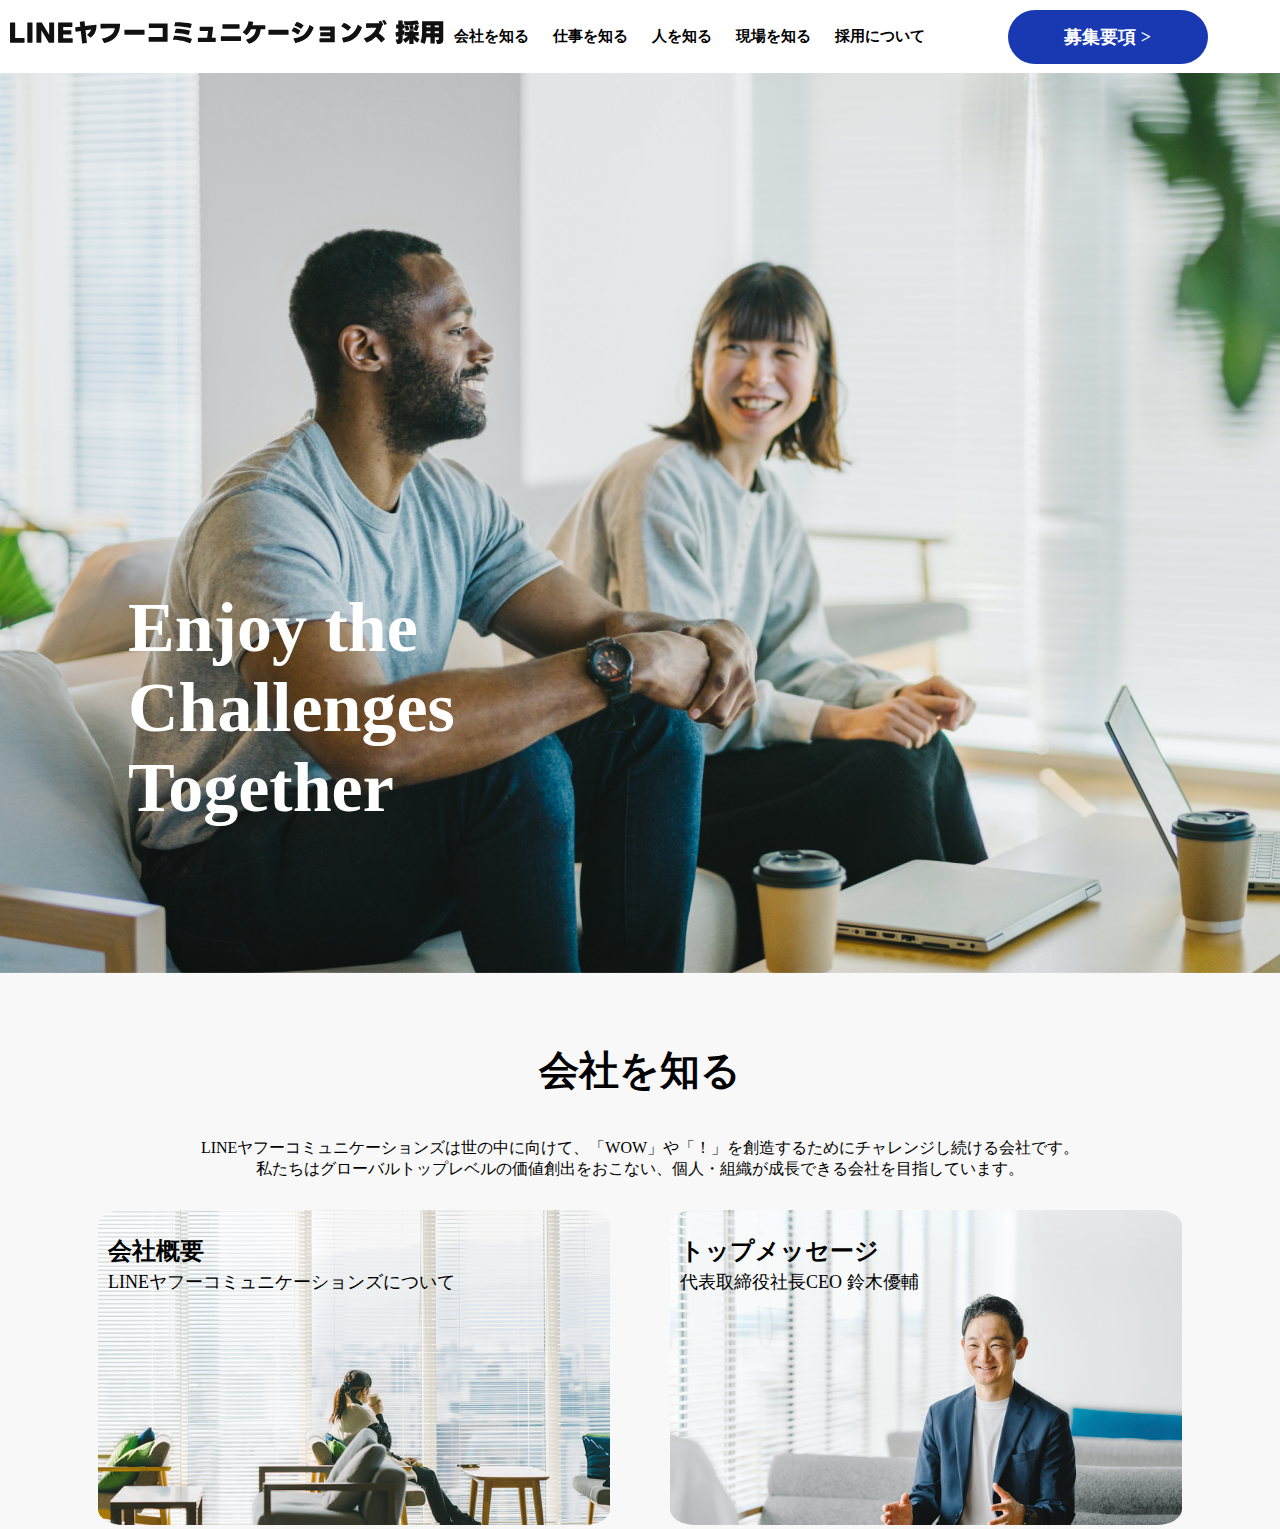
<file: career.lycomm.co.jp/index.html>
<!DOCTYPE html>
<html lang="ja">
<head>
  <meta charset="UTF-8">
  <meta name="viewport" content="width=device-width, initial-scale=1.0">
  <link rel="stylesheet" href="style.css">
  <title>採用情報｜LINEヤフーコミュニケーションズ</title>
</head>
<body>
  <header>
    <div>
      <h1><img src="images/header-logo.svg" alt="LINEヤフーコミュニケーションズ 採用"></h1>
      <nav>
        <a href="">会社を知る</a>
        <a href="">仕事を知る</a>
        <a href="">人を知る</a>
        <a href="">現場を知る</a>
        <a href="">採用について</a>
      </nav>
      <div class="btn_guidelines"><a href="">募集要項</a></div>
    </div>

  </header>

  <main>
    <div class="top_visual">
      <h2>Enjoy the<br>Challenges<br>Together</h2>
    </div>

    <article id="know_company">
      <section class="know_company01">
        <h3>会社を知る</h3>
        <p>LINEヤフーコミュニケーションズは世の中に向けて、「WOW」や「！」を創造するためにチャレンジし続ける会社です。<br>私たちはグローバルトップレベルの価値創出をおこない、個人・組織が成長できる会社を目指しています。</p>
      </section>

      <section class="know_company02">
        <div>
          <a href=""><img src="images/about01.png" alt=""></a>
          <p class="ttl">会社概要</p>
          <p class="txt">LINEヤフーコミュニケーションズについて</p>
        </div>
        <div>
          <a href=""><img src="images/about02.png" alt=""></a>
          <p class="ttl">トップメッセージ</p>
          <p class="txt">代表取締役社長CEO 鈴木優輔</p>
        </div>
      </section>
    </article>

  </main>
</body>
</html>
</file>
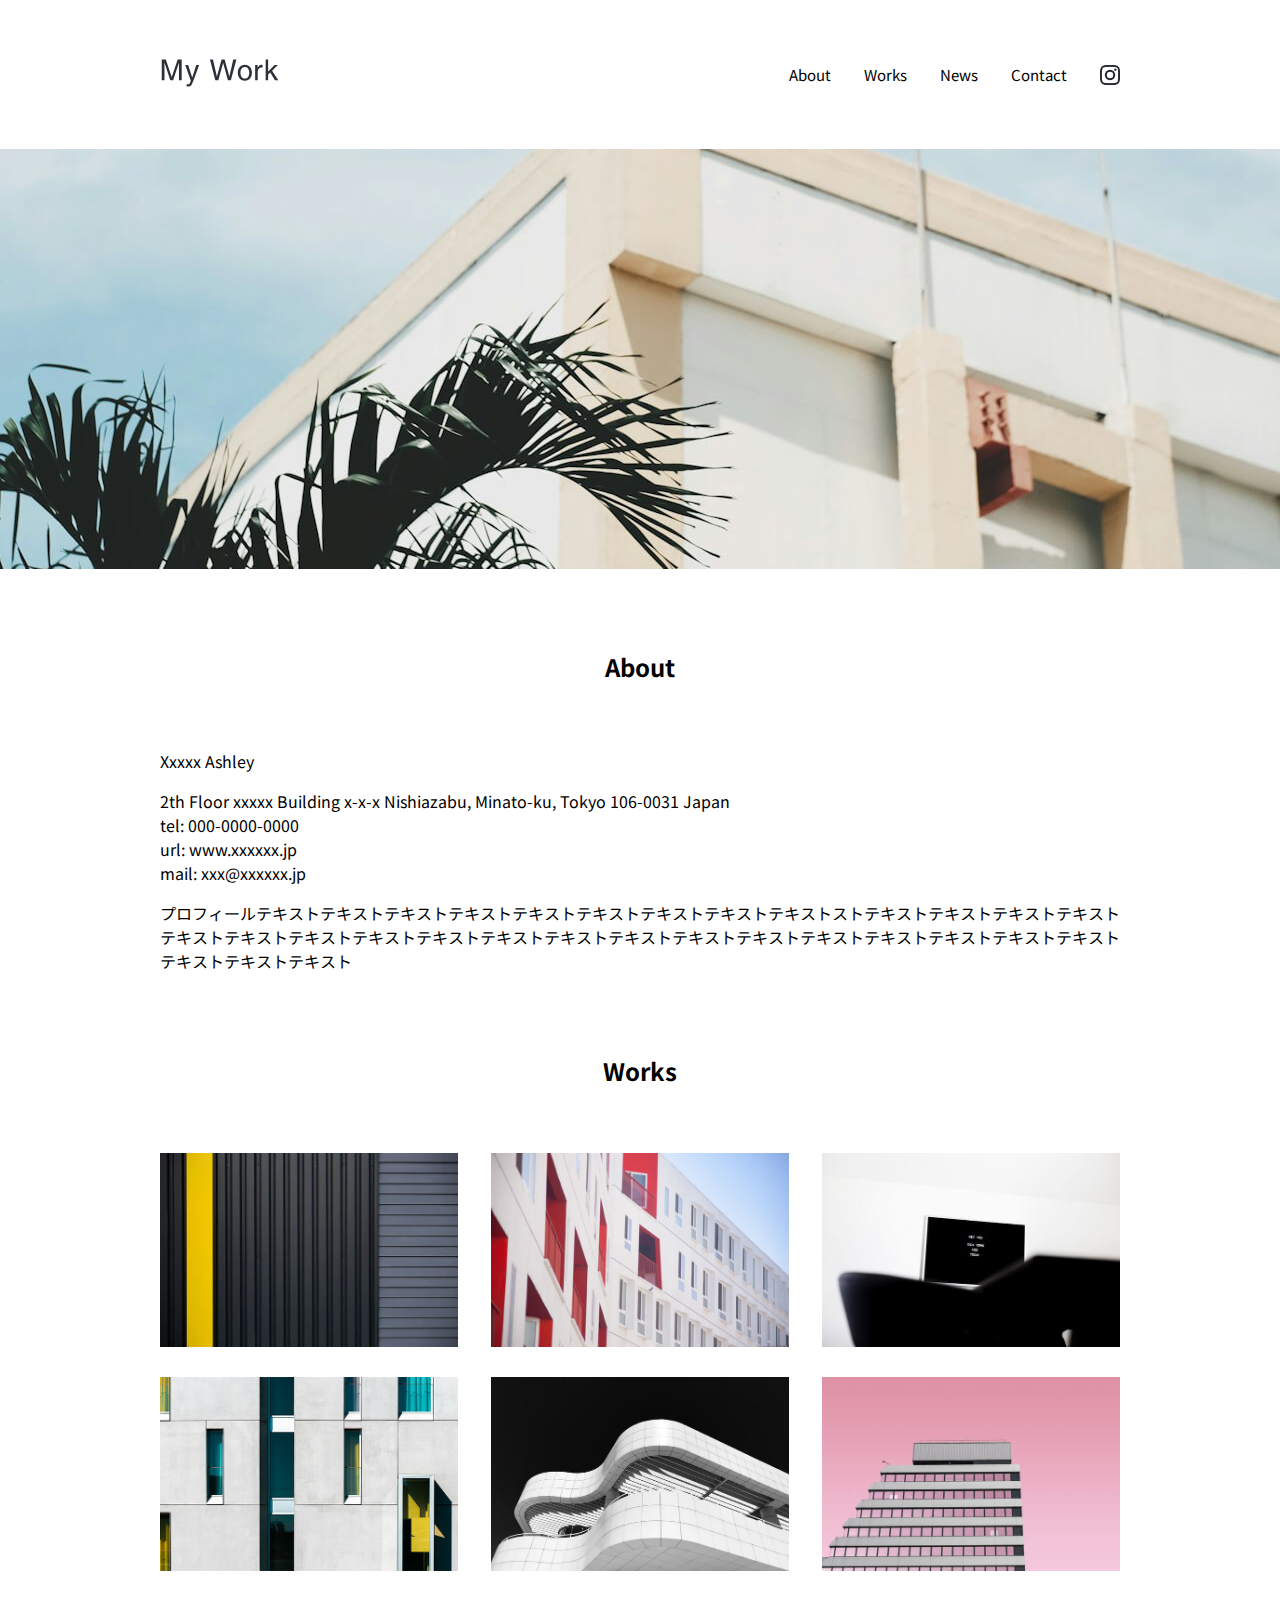
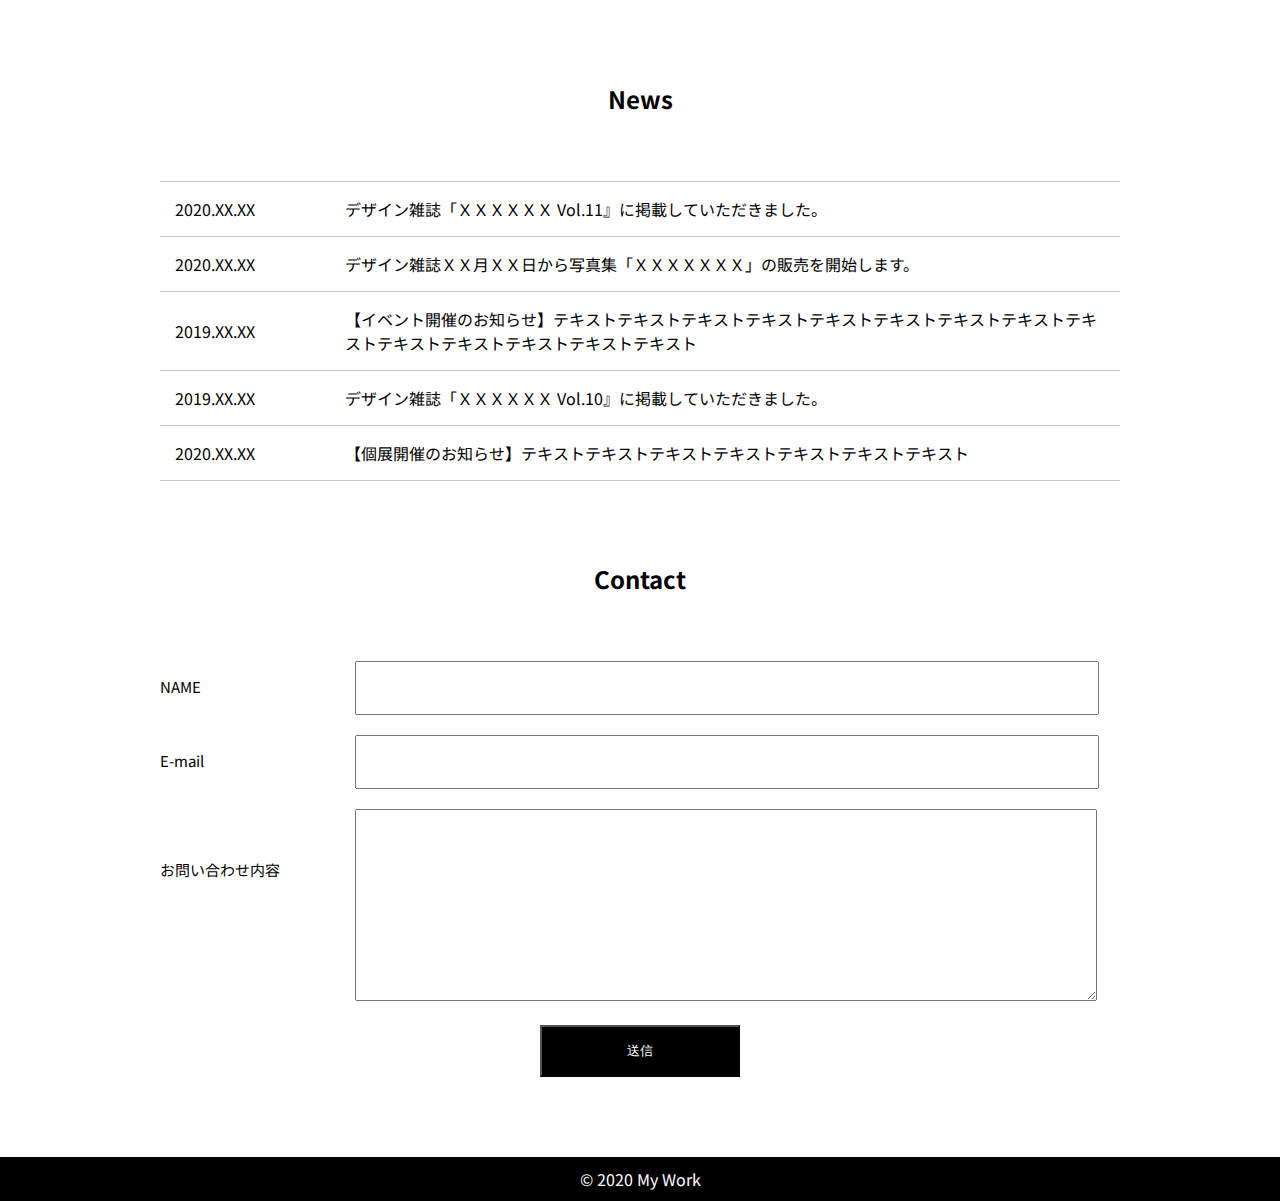
<file: my_work/index.html>
<!DOCTYPE html>
<html lang="ja">
<head>
  <meta charset="UTF-8">
  <meta name="description" content="portfolio">
  <meta name="viewport" content="width=device-width, initial-scale=1.0">
  <link rel="stylesheet" href="style.css">
  <link rel="preconnect" href="https://fonts.googleapis.com">
  <link rel="preconnect" href="https://fonts.gstatic.com" crossorigin>
  <link href="https://fonts.googleapis.com/css2?family=Noto+Sans+JP:wght@100..900&display=swap" rel="stylesheet">
  <title>portfolio</title>
</head>
<body>
  <!-- ヘッダー -->
  <header>
    <nav>
      <div class="title">
        <h1><img src="img/logo.svg" alt="My Work"></h1>
      </div>

      <div class="menu">
        <a href="#about">About</a>
        <a href="#works">Works</a>
        <a href="#news">News</a>
        <a href="#contact">Contact</a>
        <a href="#" class="insta"><img src="img/icon-instagram.png" alt="インスタグラム"></a>
      </div>
    </nav>

  </header>

  <!-- メイン -->
  <main>

    <!-- Top -->
    <div class="top_pc"><img src="img/mainvisual-pc.jpg" alt=""></div>
    <div class="top_sp"><img src="img/mainvisual-sp.jpg" alt=""></div>

    <!-- About -->
    <section id="about">
      <div class="textarea">
        <h2>About</h2>
        <p>Xxxxx Ashley</p>
        <p>
          2th Floor xxxxx Building x-x-x Nishiazabu, Minato-ku, Tokyo 106-0031 Japan<br>
          tel: 000-0000-0000<br>
          url: www.xxxxxx.jp<br>
          mail: xxx@xxxxxx.jp
        </p>
        <p>
          プロフィールテキストテキストテキストテキストテキストテキストテキストテキストテキストストテキストテキストテキストテキストテキストテキストテキストテキストテキストテキストテキストテキストテキストテキストテキストテキストテキストテキストテキストテキストテキストテキスト
        </p>
      </div>


    </section>

    <!-- Works -->
    <section id="works">
      <h2>Works</h2>
      <ul>
        <li><a href=""><img src="img/works1.jpg" alt="サイトA"></a></li>
        <li><a href=""><img src="img/works2.jpg" alt="サイトB"></a></li>
        <li><a href=""><img src="img/works3.jpg" alt="サイトC"></a></li>
        <li><a href=""><img src="img/works4.jpg" alt="サイトD"></a></li>
        <li><a href=""><img src="img/works5.jpg" alt="サイトE"></a></li>
        <li><a href=""><img src="img/works6.jpg" alt="サイトF"></a></li>
      </ul>
    </section>

    <!-- News -->
    <section id="news">
      <h2>News</h2>
      <dl class="text">
        <dt>2020.XX.XX</dt>
        <dd><a href="#">デザイン雑誌「ＸＸＸＸＸＸ Vol.11』に掲載していただきました。</a></dd>
      </dl>
      <dl class="text">
        <dt>2020.XX.XX</dt>
        <dd><a href="#">デザイン雑誌ＸＸ月ＸＸ日から写真集「ＸＸＸＸＸＸＸ」の販売を開始します。</a></dd>
      </dl>
      <dl class="text">
        <dt>2019.XX.XX</dt>
        <dd><a href="#">【イベント開催のお知らせ】テキストテキストテキストテキストテキストテキストテキストテキストテキストテキストテキストテキストテキストテキスト</a></dd>
      </dl>
      <dl class="text">
        <dt>2019.XX.XX</dt>
        <dd><a href="#">デザイン雑誌「ＸＸＸＸＸＸ Vol.10』に掲載していただきました。</a></dd>
      </dl>
      <dl class="text">
        <dt>2020.XX.XX</dt>
        <dd><a href="#">【個展開催のお知らせ】テキストテキストテキストテキストテキストテキストテキスト</a></dd>
      </dl>
    </section>

    <!-- Contact -->
    <section id="contact">
      <h2>Contact</h2>

      <div class="formarea">
        <form>
          <label>NAME</label>
          <input type="text" class="name">
          <br>
          <label>E-mail</label>
          <input type="text" class="email">
          <br>
          <label class="inquiry ">お問い合わせ内容</label> 
          <textarea></textarea> 
          <br> 
          <input type="submit" value="送信" class="send"> 
        </form>
      </div>
      
    </section>


  </main>

  <!-- フッター -->
  <footer>
    <div>&copy; 2020 My Work</div>
  </footer>
</body>
</html>
</file>
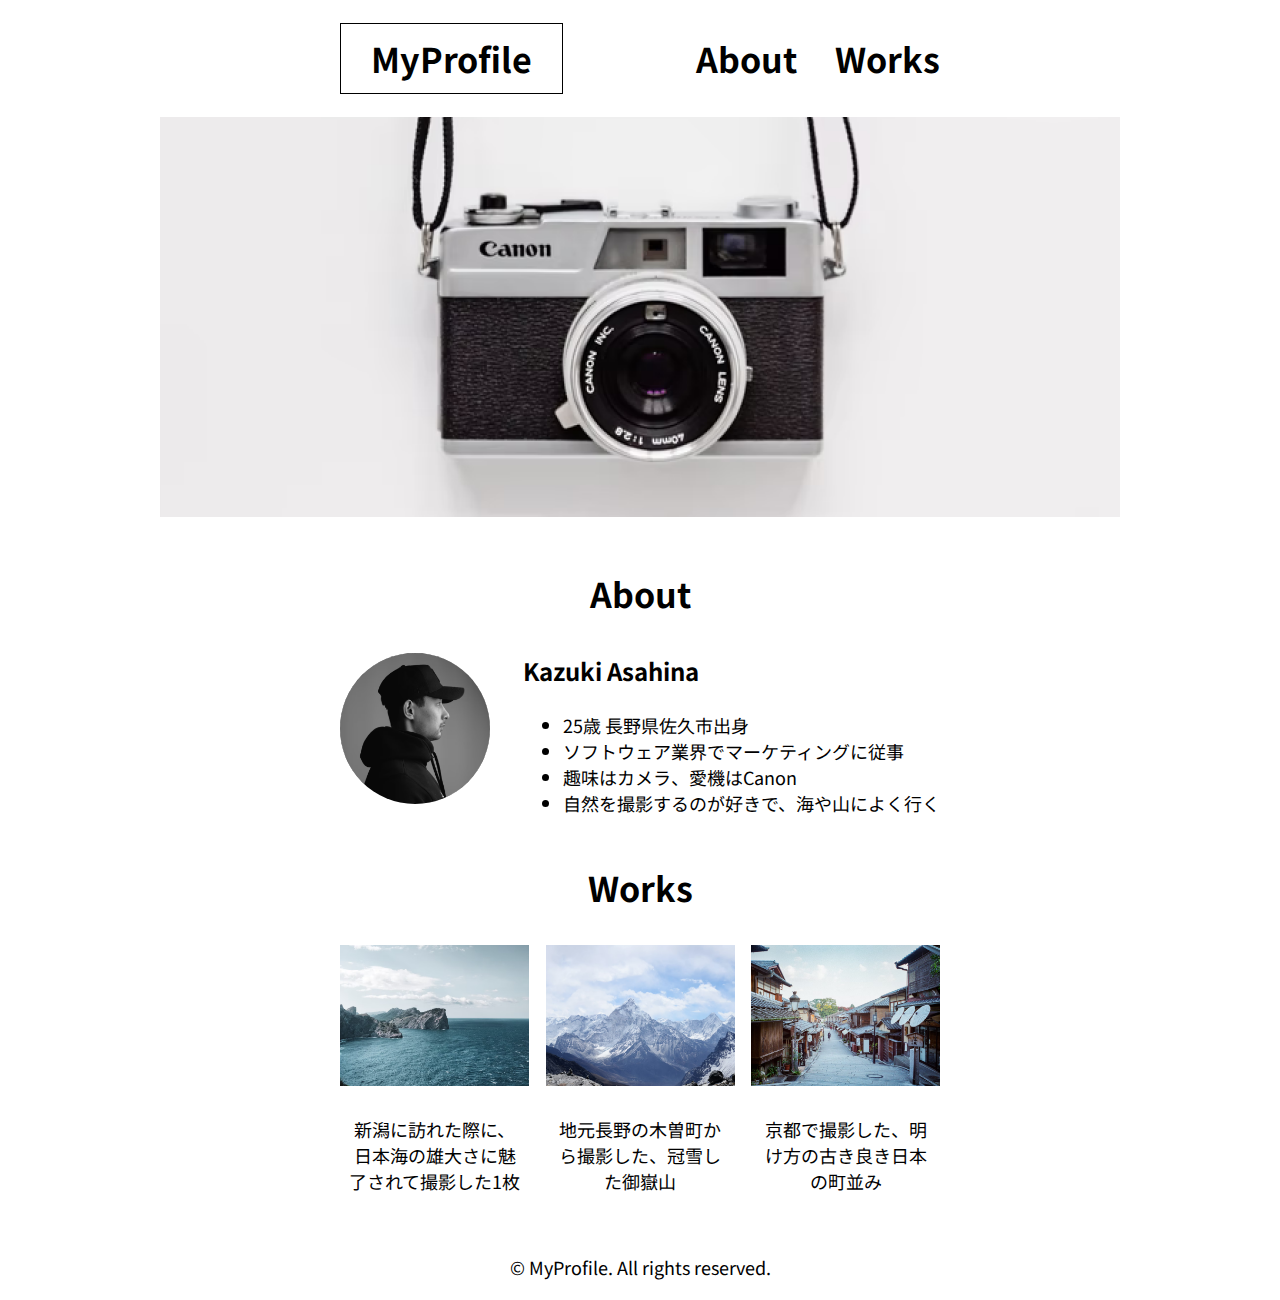
<file: MyProfile/index.html>
<!DOCTYPE html>
<html lang="ja">
<head>
  <meta charset="UTF-8">
  <meta name="description" content="自己紹介と自分の趣味を掲載するサイト">
  <meta name="viewport" content="width=device-width, initial-scale=1.0">
  <link rel="stylesheet" href="style.css">
  <link rel="preconnect" href="https://fonts.googleapis.com">
  <link rel="preconnect" href="https://fonts.gstatic.com" crossorigin>
  <link href="https://fonts.googleapis.com/css2?family=Noto+Sans+JP:wght@100..900&display=swap" rel="stylesheet">
  <title>自己紹介サイト</title>
</head>
<body>
  <!-- ヘッダー -->
  <header>
    <h1>MyProfile</h1>
    <nav>
      <a href="">About</a>
      <a href="">Works</a>
    </nav>
  </header>

  <!-- メインエリア -->
  <main>
    <!-- Top -->
    <div class="main_area">
        <img src="images/main.png" alt="">
    </div>
    <!-- About -->
    <article class="about_area">
      <h2>About</h2>
      <section class="about_content">
        <div class="content01">
          <img src="images/about.png" alt="">
        </div>
        <div class="content02">
          <p>Kazuki Asahina</p>
          <ul>
            <li>25歳 長野県佐久市出身</li>
            <li>ソフトウェア業界でマーケティングに従事</li>
            <li>趣味はカメラ、愛機はCanon</li>
            <li>自然を撮影するのが好きで、海や山によく行く</li>
          </ul>
        </div>
      </section>
    </article>

    <!-- Works -->
    <section class="works_area">
      <h2>Works</h2>
      <ul class="works_content">
        <li>
          <img src="images/works1.png" alt="">
          <p>新潟に訪れた際に、日本海の雄大さに魅了されて撮影した1枚</p>
        </li>
        <li>
          <img src="images/works2.png" alt="">
          <p>地元長野の木曽町から撮影した、冠雪した御嶽山</p>
        </li>
        <li>
          <img src="images/works3.png" alt="">
          <p>京都で撮影した、明け方の古き良き日本の町並み</p>
        </li>
      </ul>
    </section>

  </main>

  <!-- フッター -->
  <footer>
    <p class="footer_txt">&copy; MyProfile. All rights reserved.</p>
  </footer>
</body>
</html>
</file>
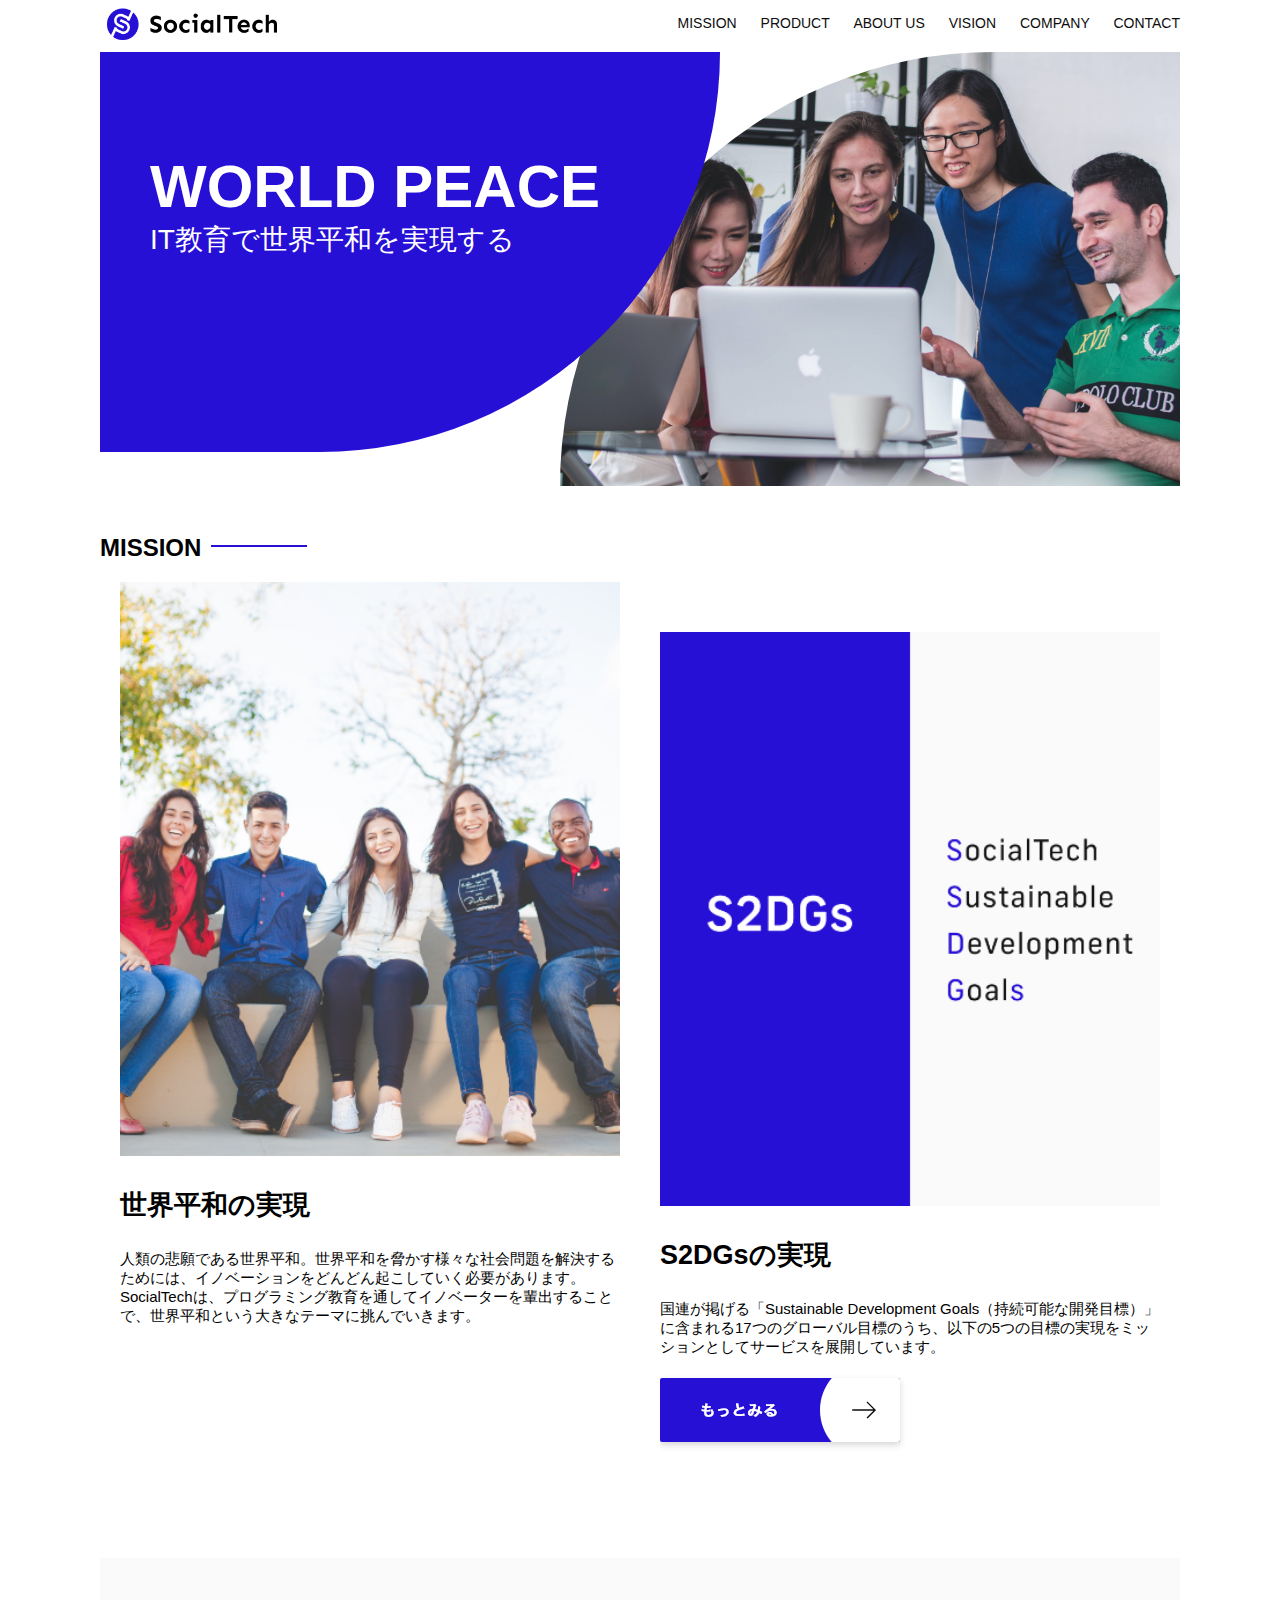
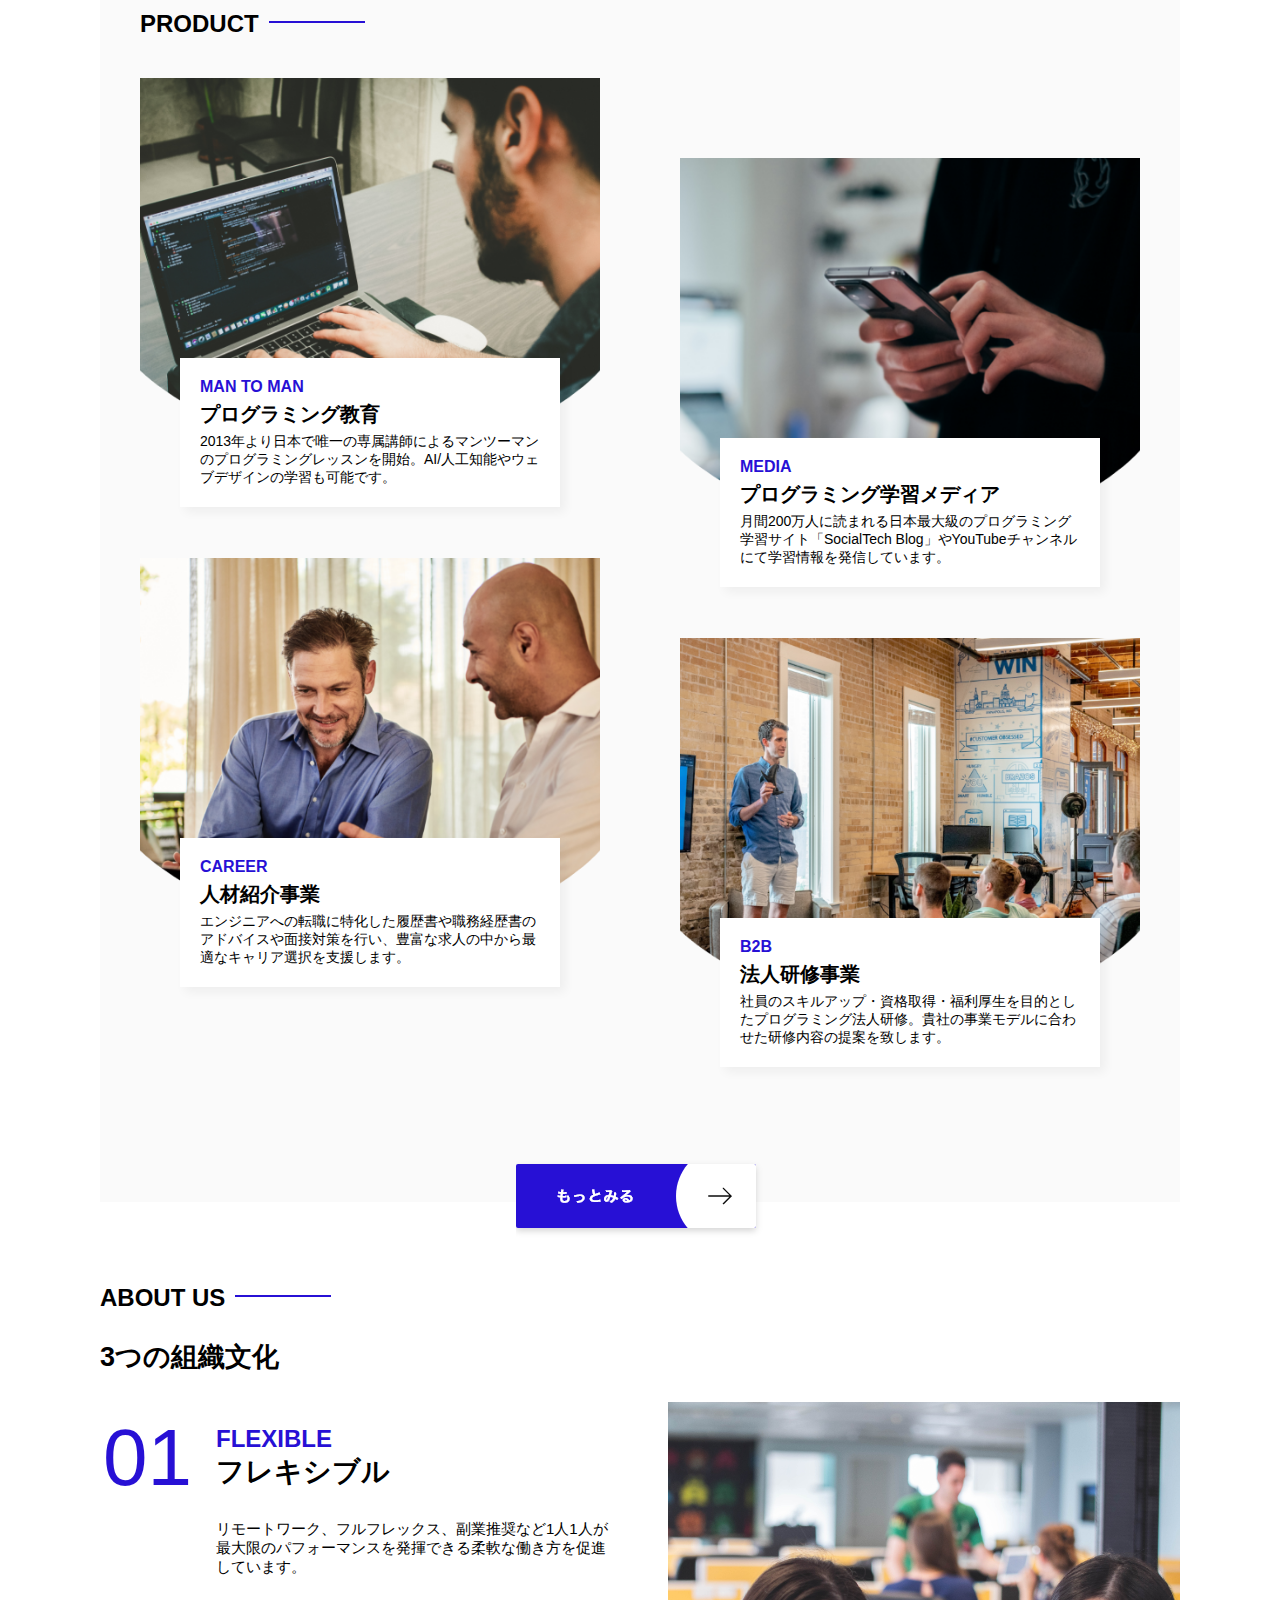
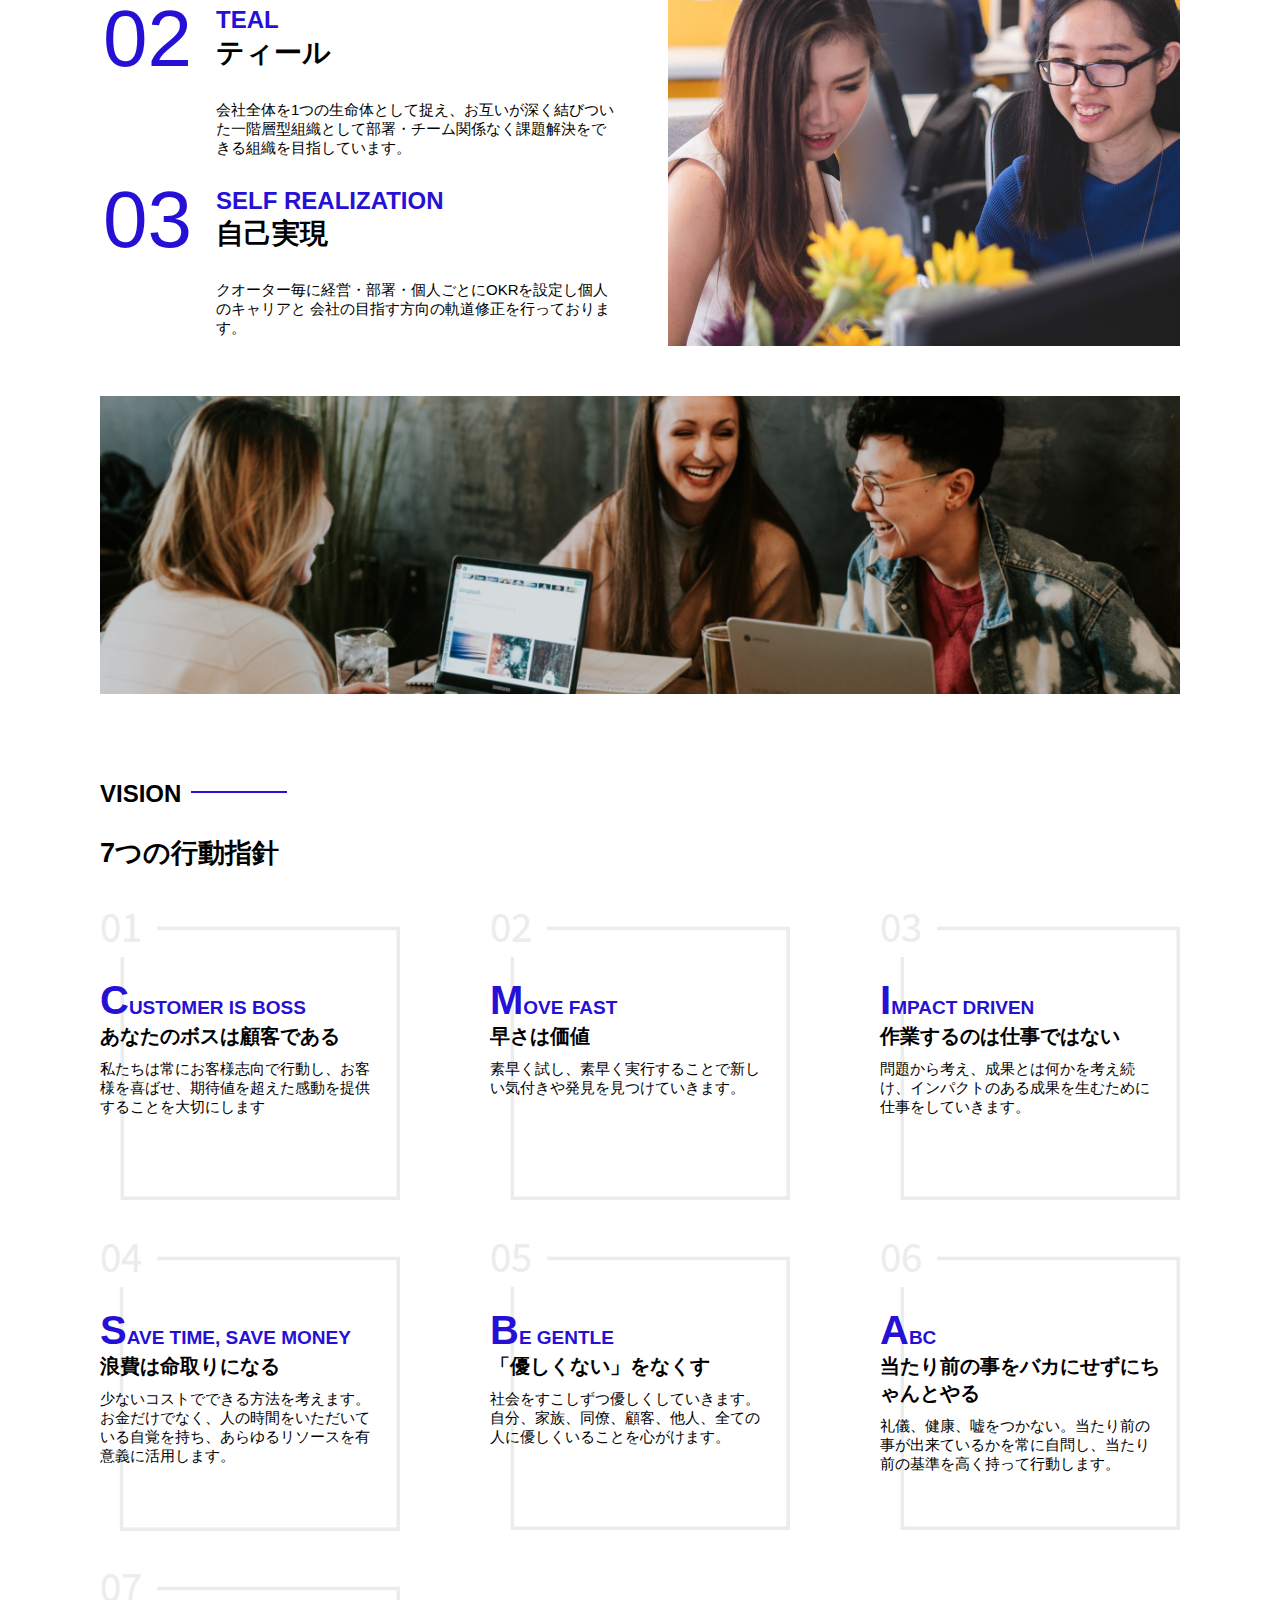
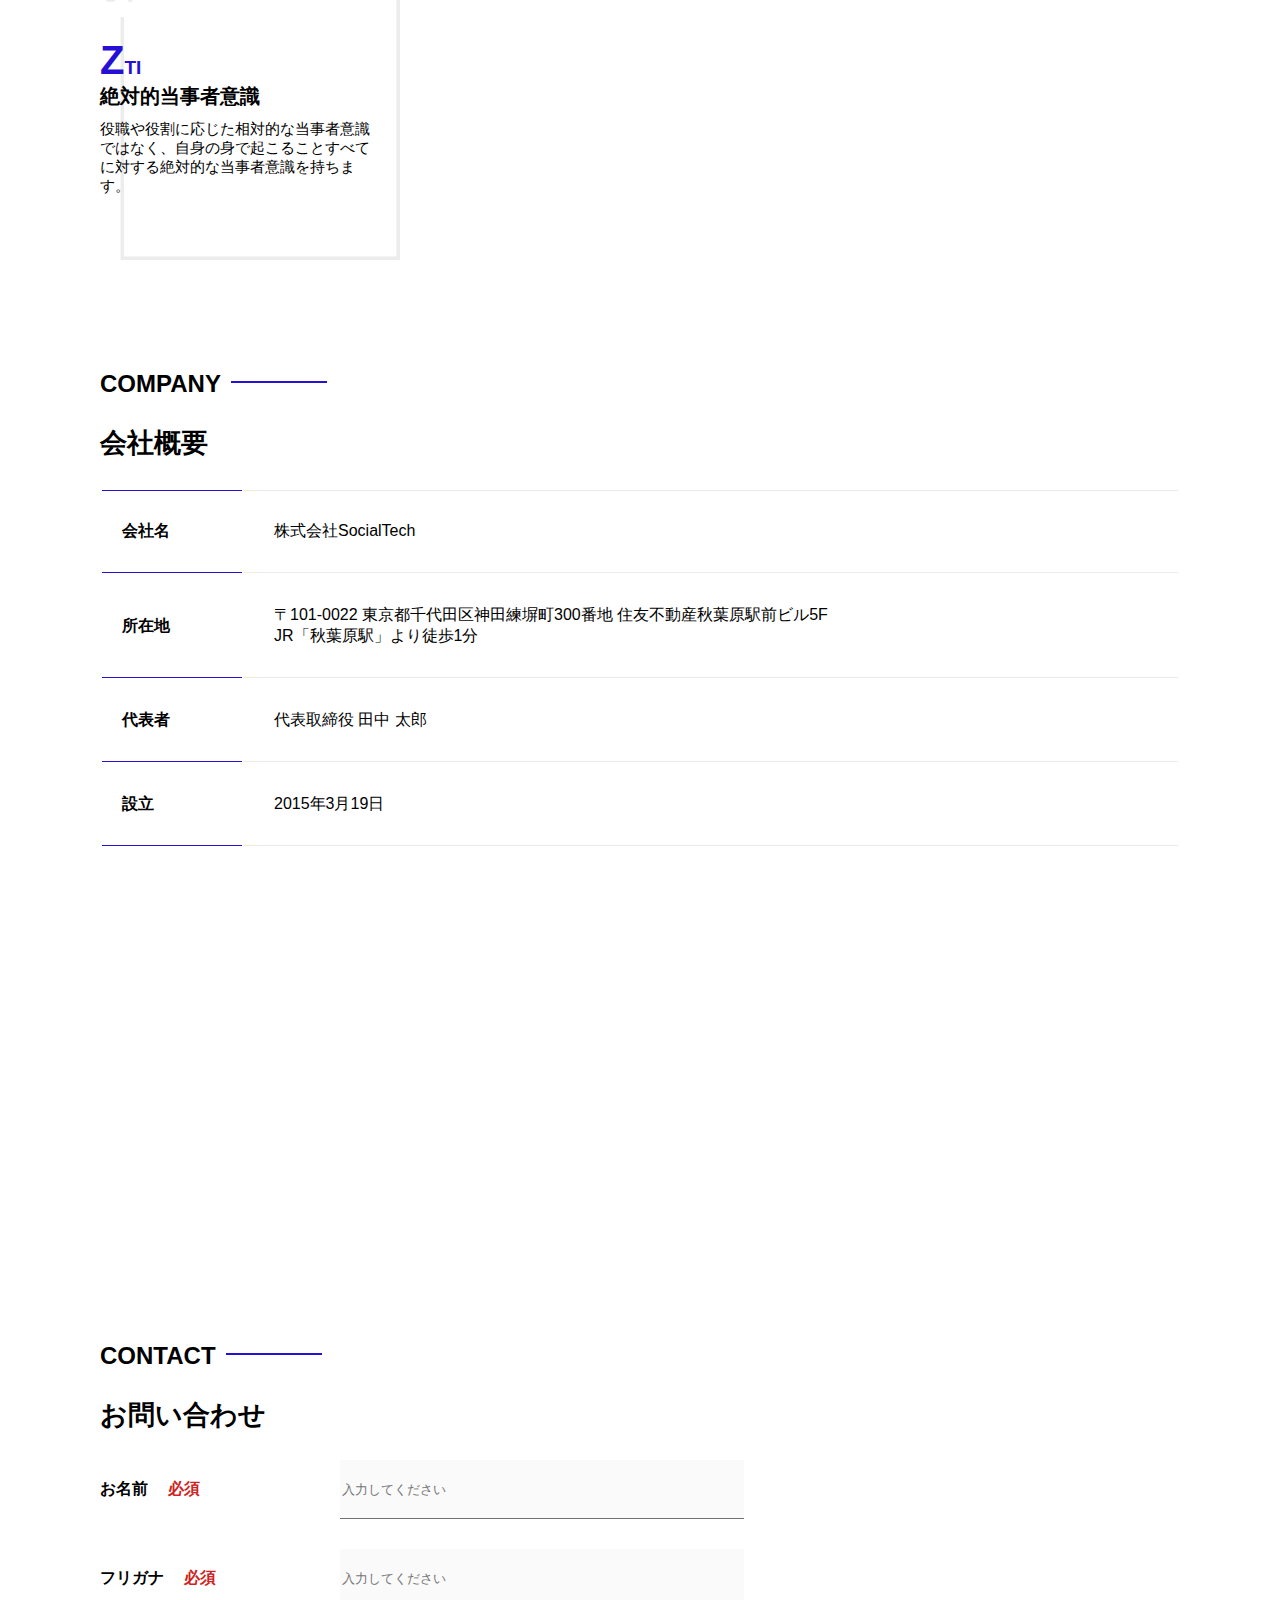
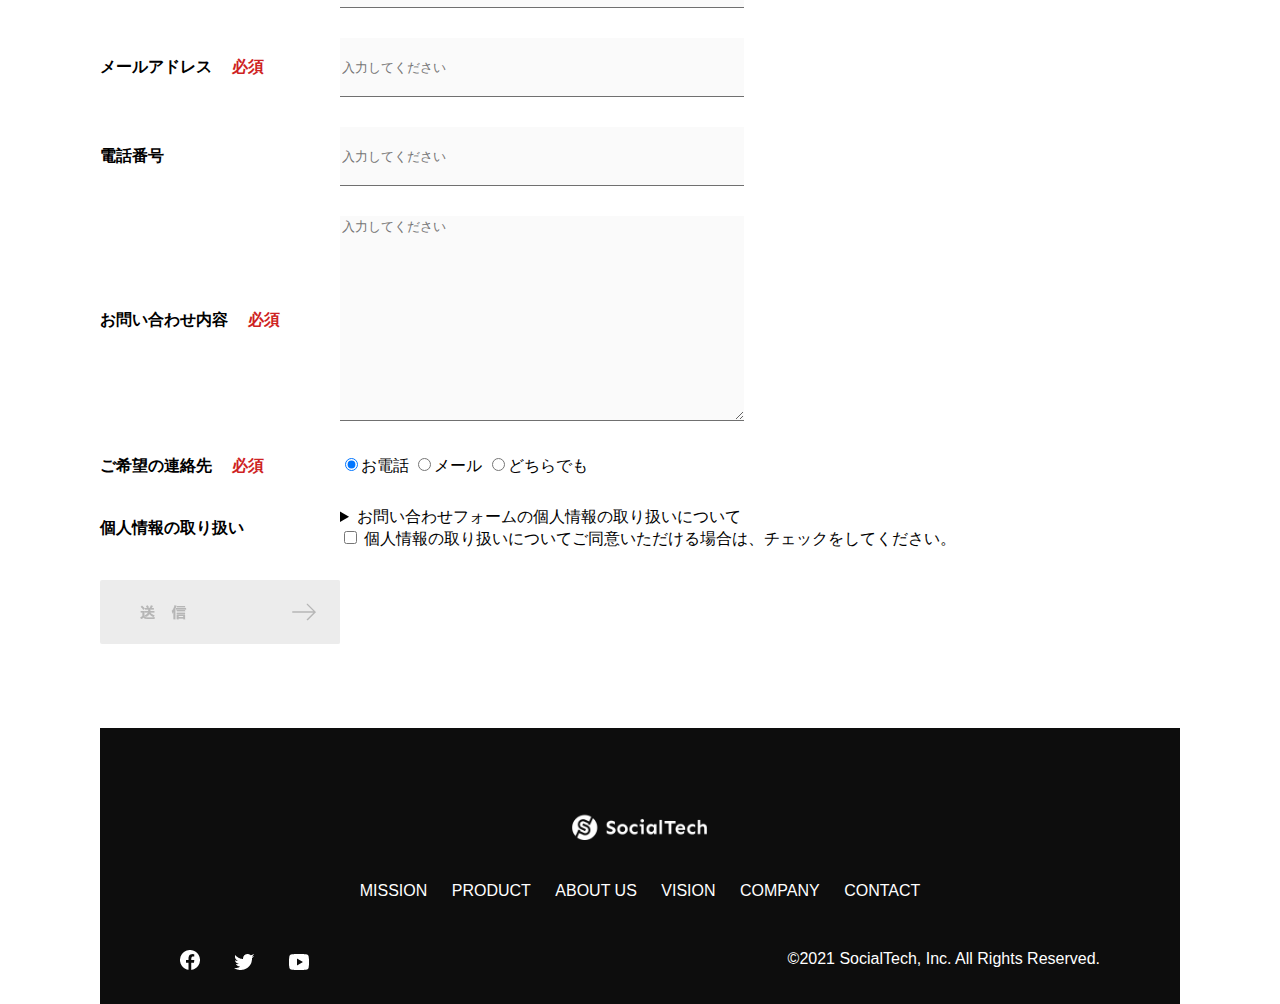
<file: kadai_tutorial_output/socialtech/index.html>
<!DOCTYPE html>
<html>
<head>
  <title>SocialTech</title>
  <meta charset="UTF-8">
  <meta name="description" content="SocialTechはEdTech業界のリーディングカンパニーを目指します。">
  <meta name="viewport" content="width=device-width, initial-scale=1.0">
  <link rel="stylesheet" href="style.css">
  
</head>
<body>

  <!-- ヘッダー -->
  <header>
    <!-- ロゴ -->
    <a href="index.html" id="logo"><img src="images/logo.png" alt="トップページに戻る"></a>
    <!-- PC用ナビゲーション -->
    <nav id="nav-pc">
      <a href="mission.html">MISSION</a>
      <a href="product.html">PRODUCT</a>
      <a href="index.html#aboutus">ABOUT US</a>
      <a href="index.html#vision">VISION</a>
      <a href="index.html#company">COMPANY</a>
      <a href="index.html#contact">CONTACT</a>
    </nav>
    <!-- スマホ用メニューボタン -->
    <img id="menu-sp" src="images/button-menu.png" alt="ナビゲーションを開く" onclick="document.getElementById('nav-sp').style.display = 'block'">
    <!-- スマホ用ナビゲーション -->
    <nav id="nav-sp">
      <img id="close" src="images/button-close.png" alt="ナビゲーションを閉じる" onclick="document.getElementById('nav-sp').style.display = 'none'">
      <a id="logo-sp" href="index.html" onclick="document.getElementById('nav-sp').style.display = 'none'"><img src="images/logo-sp.png" alt="トップページに戻る"></a>
      <a class="menu" href="mission.html" onclick="document.getElementById('nav-sp').style.display = 'none'">MISSION</a>
      <a class="menu" href="product.html" onclick="document.getElementById('nav-sp').style.display = 'none'">PRODUCT</a>
      <a class="menu" href="index.html#aboutus" onclick="document.getElementById('nav-sp').style.display = 'none'">ABOUT US</a>
      <a class="menu" href="index.html#vision" onclick="document.getElementById('nav-sp').style.display = 'none'">VISION</a>
      <a class="menu" href="index.html#company" onclick="document.getElementById('nav-sp').style.display = 'none'">COMPANY</a>
      <a class="menu" href="index.html#contact" onclick="document.getElementById('nav-sp').style.display = 'none'">CONTACT</a>
      <div id="sns">
        <a href="https://www.facebook.com/sejuku2013"><img src="images/button-facebook.png" alt="Facebookのリンク"></a>
        <a href="https://twitter.com/samuraijuku"><img src="images/button-twitter.png" alt="Twitterのリンク"></a>
        <a href="https://www.youtube.com/channel/UCCFOQO5aDK0xXam4cUQXT8g"><img src="images/button-youtube.png" alt="YouTubeのリンク"></a>
      </div>
    </nav>
  </header>

  <main>
    <article>
      <!-- メインビジュアル -->
      <section id="main-visual">
        <div id="main-message">
          <h1>WORLD PEACE</h1>
          <p>IT教育で世界平和を実現する</p>
        </div>
        <img src="images/index/index-main.png" alt="PCの周りに集まる多国籍の仲間たち">
      </section>
      <!--ミッション-->
      <section id="mission">
        <h2 class="index-h2">MISSION</h2>
        <div id="mission-flex">
          <div>
            <img id="mission-photo" src="images/index/index-mission.png" alt="屋外のベンチで写真を撮影する多国籍の仲間たち">
            <h3>世界平和の実現</h3>
            <p>人類の悲願である世界平和。世界平和を脅かす様々な社会問題を解決するためには、イノベーションをどんどん起こしていく必要があります。SocialTechは、プログラミング教育を通してイノベーターを輩出することで、世界平和という大きなテーマに挑んでいきます。</p>
          </div>
          <div>
            <img id="s2dgs" src="images/index/s2dgs.png" alt="S2DGs">
            <h3>S2DGsの実現</h3>
            <p>国連が掲げる「Sustainable Development Goals（持続可能な開発目標）」に含まれる17つのグローバル目標のうち、以下の5つの目標の実現をミッションとしてサービスを展開しています。</p>
            <a href="mission.html">
              <img src="images/button-more.png" alt="もっとみる">
            </a>
          </div>
        </div>
      </section>

      <!--プロダクト-->
      <section id="product">
        <h2 class="index-h2">PRODUCT</h2>
        <div>
          <div id="product-left">
            <div>
              <img class="product-photo" src="images/index/index-mantoman.png" alt="PCでコードを書く男性">
              <div class="product-explain">
                <span>MAN TO MAN</span>
                <h3>プログラミング教育</h3>
                <p>2013年より日本で唯一の専属講師によるマンツーマンのプログラミングレッスンを開始。AI/人工知能やウェブデザインの学習も可能です。</p>
              </div>
            </div>
            <div>
              <img class="product-photo" src="images/index/index-career.png" alt="笑顔で話し合う2人の男性">
              <div class="product-explain">
                <span>CAREER</span>
                <h3>人材紹介事業</h3>
                <p>エンジニアへの転職に特化した履歴書や職務経歴書のアドバイスや面接対策を行い、豊富な求人の中から最適なキャリア選択を支援します。</p>
              </div>
            </div>
          </div>
          <div id="product-right">
            <div>
              <img class="product-photo" src="images/index/index-media.png" alt="スマートフォンを操作する人">
              <div class="product-explain">
                <span>MEDIA</span>
                <h3>プログラミング学習メディア</h3>
                <p>月間200万人に読まれる日本最大級のプログラミング学習サイト「SocialTech Blog」やYouTubeチャンネルにて学習情報を発信しています。</p>
              </div>
            </div>
            <div>
              <img class="product-photo" src="images/index/index-b2b.png" alt="講演中の男性とそれを聴く人々">
              <div class="product-explain">
                <span>B2B</span>
                <h3>法人研修事業</h3>
                <p>社員のスキルアップ・資格取得・福利厚生を目的としたプログラミング法人研修。貴社の事業モデルに合わせた研修内容の提案を致します。</p>
              </div>
            </div>
          </div>
        </div>

        <div>
          <a id="product-more" href="product.html">
            <img src="images/button-more.png" alt="もっとみる">
          </a>
        </div>
      </section>

      <section id="aboutus">
        <h2 class="index-h2">ABOUT US</h2>
        <h3>3つの組織文化</h3>
        <div>
          <table class="culture-table">
            <tr>
              <td><span class="culture-num">01</span></td>
              <td>
                <span class="culture-en">FLEXIBLE</span>
                <span class="culture-jp">フレキシブル</span>
              </td>
            </tr>
            <tr>
              <td><!--空のセル--></td>
              <td>
                <p class="culture-description">
                リモートワーク、フルフレックス、副業推奨など1人1人が最大限のパフォーマンスを発揮できる柔軟な働き方を促進しています。
                </p>
              </td>
            </tr>
            <tr>
              <td><span class="culture-num">02</span></td>
              <td>
                <span class="culture-en">TEAL</span>
                <span class="culture-jp">ティール</span>
              </td>
            </tr>
            <tr>
              <td><!--空のセル--></td>
              <td>
                <p class="culture-description">
                  会社全体を1つの生命体として捉え、お互いが深く結びついた一階層型組織として部署・チーム関係なく課題解決をできる組織を目指しています。
                </p>
              </td>
            </tr>
            <tr>
              <td><span class="culture-num">03</span></td>
              <td>
                <span class="culture-en">SELF REALIZATION</span>
                <span class="culture-jp">自己実現</span>
              </td>
            </tr>
            <tr>
              <td><!--空のセル--></td>
              <td>
                <p class="culture-description">
                  クオーター毎に経営・部署・個人ごとにOKRを設定し個人のキャリアと
                  会社の目指す方向の軌道修正を行っております。
                </p>
              </td>
            </tr>
          </table>
          <img class="culture-img" src="images/index/index-aboutus1.png" alt="笑顔で話し合う2人の女性">
        </div>

        <img class="culture-img2" src="images/index/index-aboutus2.png" alt="笑顔で話し合う3人の男女">

      </section>

      <!-- VISION -->
      <section id="vision">
        <h2 class="index-h2">VISION</h2>
        <h3>7つの行動指針</h3>
        <div>
          <div class="vision-box">
            <img src="images/index/vision-01.png" alt="01">
            <span>
              <h4>CUSTOMER IS BOSS</h4>
              <h5>あなたのボスは顧客である</h5>
              <p>私たちは常にお客様志向で行動し、お客様を喜ばせ、期待値を超えた感動を提供することを大切にします</p>
            </span>
          </div>
          <div class="vision-box">
            <img src="images/index/vision-02.png" alt="02">
            <span>
              <h4>MOVE FAST</h4>
              <h5>早さは価値</h5>
              <p>素早く試し、素早く実行することで新しい気付きや発見を見つけていきます。</p>
            </span>
          </div>
          <div class="vision-box">
            <img src="images/index/vision-03.png" alt="03">
            <span>
              <h4>IMPACT DRIVEN</h4>
              <h5>作業するのは仕事ではない</h5>
              <p>問題から考え、成果とは何かを考え続け、インパクトのある成果を生むために仕事をしていきます。</p>
            </span>
          </div>
          <div class="vision-box">
            <img src="images/index/vision-04.png" alt="04">
            <span>
              <h4>SAVE TIME, SAVE MONEY</h4>
              <h5>浪費は命取りになる</h5>
              <p>少ないコストでできる方法を考えます。お金だけでなく、人の時間をいただいている自覚を持ち、あらゆるリソースを有意義に活用します。</p>
            </span>
          </div>
          <div class="vision-box">
            <img src="images/index/vision-05.png" alt="05">
            <span>
              <h4>BE GENTLE</h4>
              <h5>「優しくない」をなくす</h5>
              <p>社会をすこしずつ優しくしていきます。自分、家族、同僚、顧客、他人、全ての人に優しくいることを心がけます。</p>
            </span>
          </div>
          <div class="vision-box">
            <img src="images/index/vision-06.png" alt="06">
            <span>
              <h4>ABC</h4>
              <h5>当たり前の事をバカにせずにちゃんとやる</h5>
              <p>礼儀、健康、嘘をつかない。当たり前の事が出来ているかを常に自問し、当たり前の基準を高く持って行動します。</p>
            </span>
          </div>
          <div class="vision-box">
            <img src="images/index/vision-07.png" alt="07">
            <span>
              <h4>ZTI</h4>
              <h5>絶対的当事者意識</h5>
              <p>役職や役割に応じた相対的な当事者意識ではなく、自身の身で起こることすべてに対する絶対的な当事者意識を持ちます。</p>
            </span>
          </div>
        </div>
      </section>

      <!-- COMPANY -->
      <section id="company">
        <h2 class="index-h2">COMPANY</h2>
        <h3>会社概要</h3>
        <table id="company-table">
          <tr>
            <th class="tableheader-first">会社名</th>
            <td class="cell-first">株式会社SocialTech</td>
          </tr>
          <tr>
            <th class="tableheader">所在地</th>
            <td class="cell">〒101-0022 東京都千代田区神田練塀町300番地 住友不動産秋葉原駅前ビル5F<br>JR「秋葉原駅」より徒歩1分</td>
          </tr>
          <tr>
            <th class="tableheader">代表者</th>
            <td class="cell">代表取締役 田中 太郎</td>
          </tr>
          <tr>
            <th class="tableheader">設立</th>
            <td class="cell">2015年3月19日</td>
          </tr>
        </table>
        <iframe src="https://www.google.com/maps/embed?pb=!1m18!1m12!1m3!1d3240.0688551336802!2d139.77207767497126!3d35.699923172581244!2m3!1f0!2f0!3f0!3m2!1i1024!2i768!4f13.1!3m3!1m2!1s0x60188fee13660e23%3A0x77137876edf742ac!2z5L2P5Y-L5LiN5YuV55Sj56eL6JGJ5Y6f6aeF5YmN44OT44Or!5e0!3m2!1sja!2sjp!4v1717669781715!5m2!1sja!2sjp" style="border:0;" allowfullscreen="" loading="lazy"></iframe>
      </section>

      <!-- お問い合わせフォーム -->
      <section id="contact">
        <h2 class="index-h2">CONTACT</h2>
        <h3>お問い合わせ</h3>
        <form action="">
          <div>
              <div class="contact-heading">
                <label class="contact-label">お名前<span class="contact-span">必須</span></label>
              </div>
              <div>
                <input type="text" name="name" placeholder="入力してください" class="contact-textbox">
              </div>
          </div>
          <div>
            <div class="contact-heading">
              <label class="contact-label">フリガナ<span class="contact-span">必須</span></label>
            </div>
            <div>
              <input type="text" name="hurigana" placeholder="入力してください" class="contact-textbox">
            </div>
          </div>
          <div>
            <div class="contact-heading">
              <label class="contact-label">メールアドレス<span class="contact-span">必須</span></label>
            </div>
            <div>
              <input type="text" name="email" placeholder="入力してください" class="contact-textbox">
            </div>
          </div>
          <div>
            <div class="contact-heading">
              <label class="contact-label">電話番号</label>
            </div>
            <div>
              <input type="text" name="tel" placeholder="入力してください" class="contact-textbox">
            </div>
          </div>
          <div>
            <div class="contact-heading">
              <label class="contact-label">お問い合わせ内容<span class="contact-span">必須</span></label>
            </div>
            <div>
              <textarea class="contact-textarea" placeholder="入力してください" name="message"></textarea>
            </div>
          </div>
          <div>
            <div class="contact-heading">
              <label class="contact-label">ご希望の連絡先<span class="contact-span">必須</span></label>
            </div>
            <div>
              <input class="radiobutton" type="radio" value="tel" name="contact" checked><label>お電話</label>
              <input class="radiobutton" type="radio" value="mail" name="contact"><label>メール</label>
              <input class="radiobutton" type="radio" value="both" name="contact"><label>どちらでも</label>
            </div>
          </div>
          <div>
            <div class="contact-heading">
              <label class="contact-label">個人情報の取り扱い</label>
            </div>
            <div>
              <details>
                <summary>お問い合わせフォームの個人情報の取り扱いについて</summary>
                <div>
                  <span>１．組織の名称又は氏名</span><br>
                  株式会社SocialTech<br><br>
                  <span>２．個人情報保護管理者（若しくはその代理人）の氏名又は職名、所属及び連絡先
                    鈴木 一郎 コーポレート部</span><br>
                  メールアドレス：samurai@example.com<br>
                  TEL：03-1234-5678<br>
                  <span>３．個人情報の利用目的</span><br>
                  ・本サービス及び本サービスに関連する情報の提供又はそれらに関する連絡のため<br>
                  ・ユーザーの本人確認のため<br>
                  ・当社サービスのご案内のため<br>
                  ・当社の商品等の広告または宣伝（電子メールによるものを含むものとします。）<br><br>
                  <span>４．個人情報の取り扱い業務の委託</span><br>
                  個人情報の取扱業務の全部または一部を外部に業務委託する場合があります。<br>
                  その際、弊社は、個人情報を適切に保護できる管理体制を敷き実行していることを条件として<br>
                  委託先を厳選したうえで、機密保持契約を委託先と締結し、お客様の個人情報を厳密に管理させます。<br><br>
                  <span>５．個人情報の開示等の請求</span><br>
                  お客様は、弊社に対してご自身の個人情報の開示等（利用目的の通知、開示、内容の訂正・追加・削除、利用の停止または消去、第三者への提供の停止）に関して、当社問合わせ窓口に申し出ることができます。<br>
                  その際、弊社はお客様ご本人を確認させていただいたうえで、合理的な期間内に対応いたします。<br><br>
                  なお、個人情報に関する弊社問合わせ先は、次の通りです。<br><br>
                  株式会社SocialTech　個人情報問合せ窓口<br>
                  〒101-0022 東京都千代田区神田練塀町300番地 住友不動産秋葉原駅前ビル5F<br>
                  メールアドレス：samurai@example.com　TEL：03-1234-5678<br><br>
                  <span>６．個人情報を提供されることの任意性について</span><br><br>
                  お客様がご自身の個人情報を弊社に提供されるか否かは、お客様のご判断によりますが、もしご提供されない場合には、適切なサービスが提供できない場合がありますので予めご了承ください。
                </div>
              </details>
              <input type="checkbox" name="agree">
              <span>個人情報の取り扱いについてご同意いただける場合は、チェックをしてください。</span>
            </div>
          </div>
          <input type="image" src="images/button-submit.png" alt="送信する">
        </form>

      </section>

    </article>
  </main>
  <!-- フッター -->
  <footer>
    <div id="footer-logo">
      <img src="images/logo-sp.png" alt="SocialTech">
    </div>
    <div id="footer-link">
      <a href="mission.html">MISSION</a>
      <a href="product.html">PRODUCT</a>
      <a href="index.html#aboutus">ABOUT US</a>
      <a href="index.html#vision">VISION</a>
      <a href="index.html#company">COMPANY</a>
      <a href="index.html#contact">CONTACT</a>
    </div>
    <div id="sns-footer">
      <a href="https://www.facebook.com/sejuku2013"><img src="images/button-facebook.png" alt="Facebookのリンク"></a>
      <a href="https://twitter.com/samuraijuku"><img src="images/button-twitter.png" alt="Twitterのリンク"></a>
      <a href="https://www.youtube.com/channel/UCCFOQO5aDK0xXam4cUQXT8g"><img src="images/button-youtube.png" alt="YouTubeのリンク"></a>
      <span id="copyright">&copy;2021 SocialTech, Inc. All Rights Reserved.</span>
    </div>
  </footer>
</body>
</html>
</file>
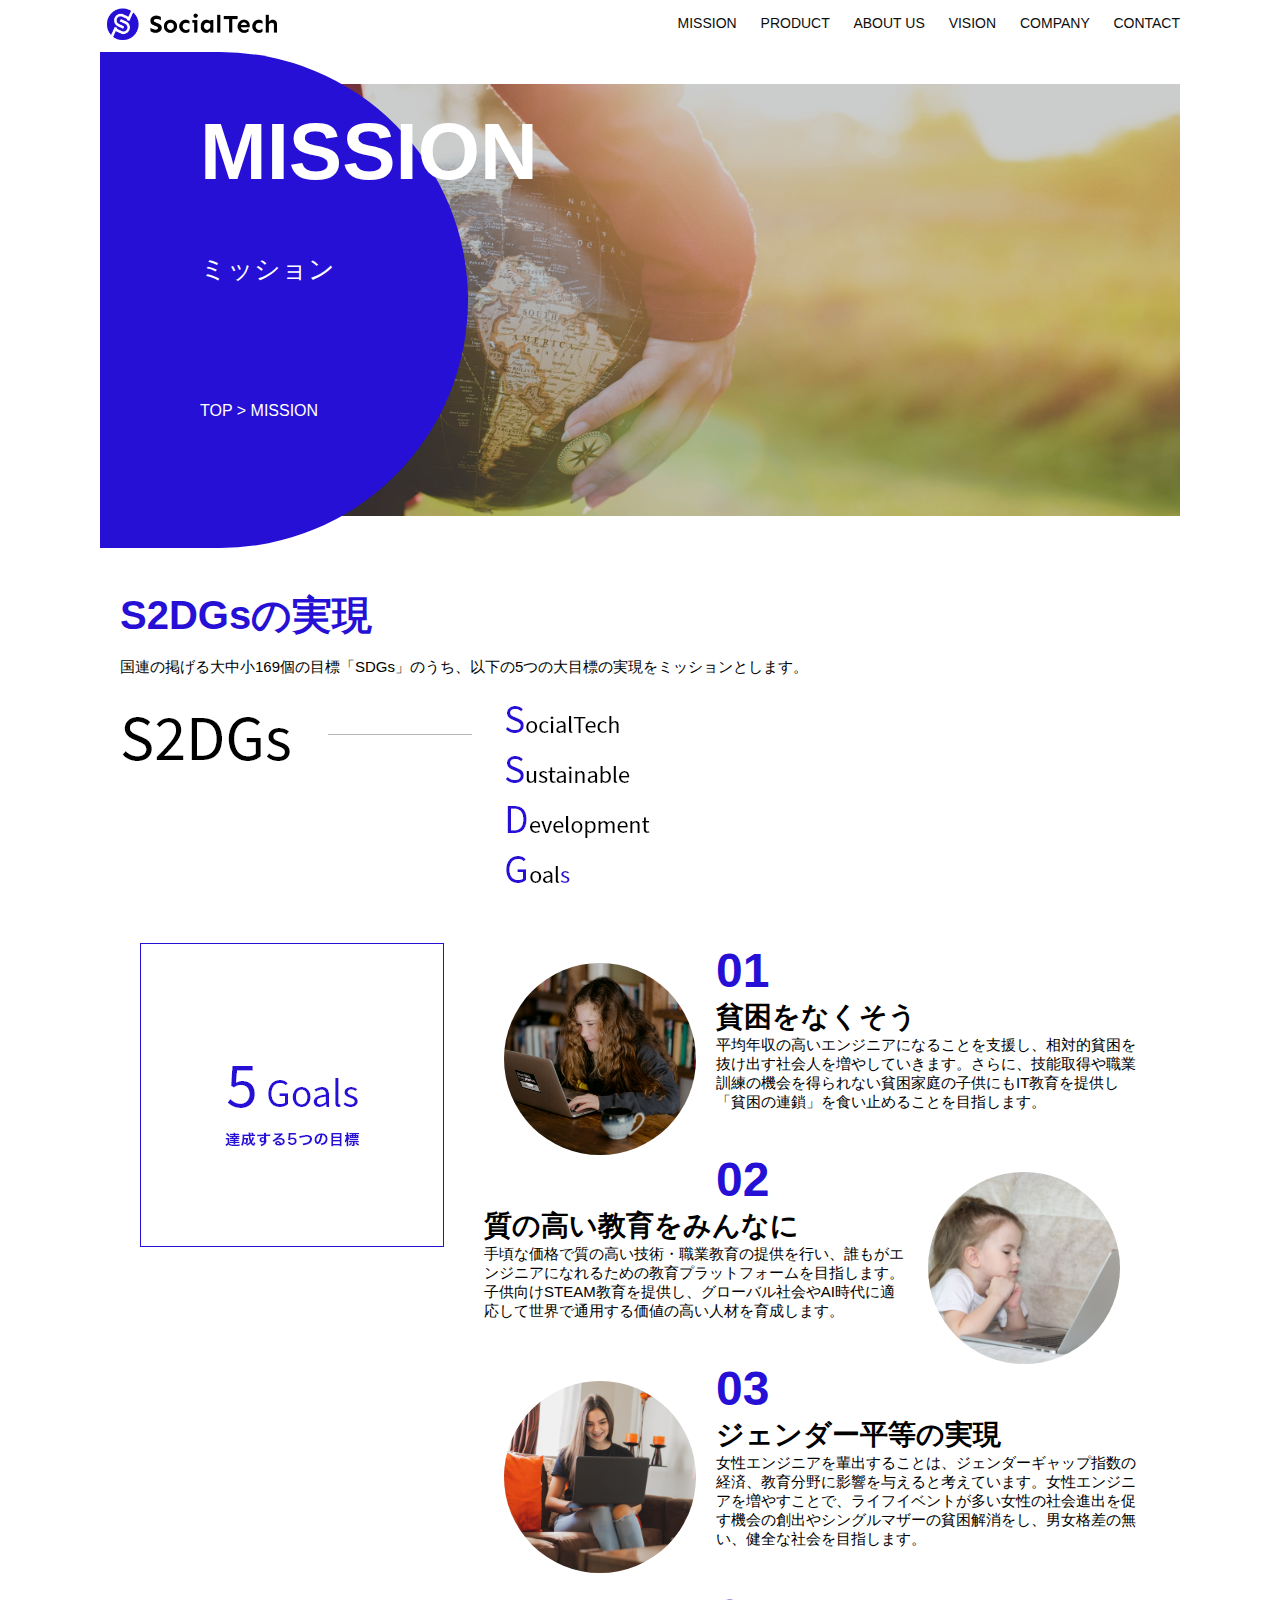
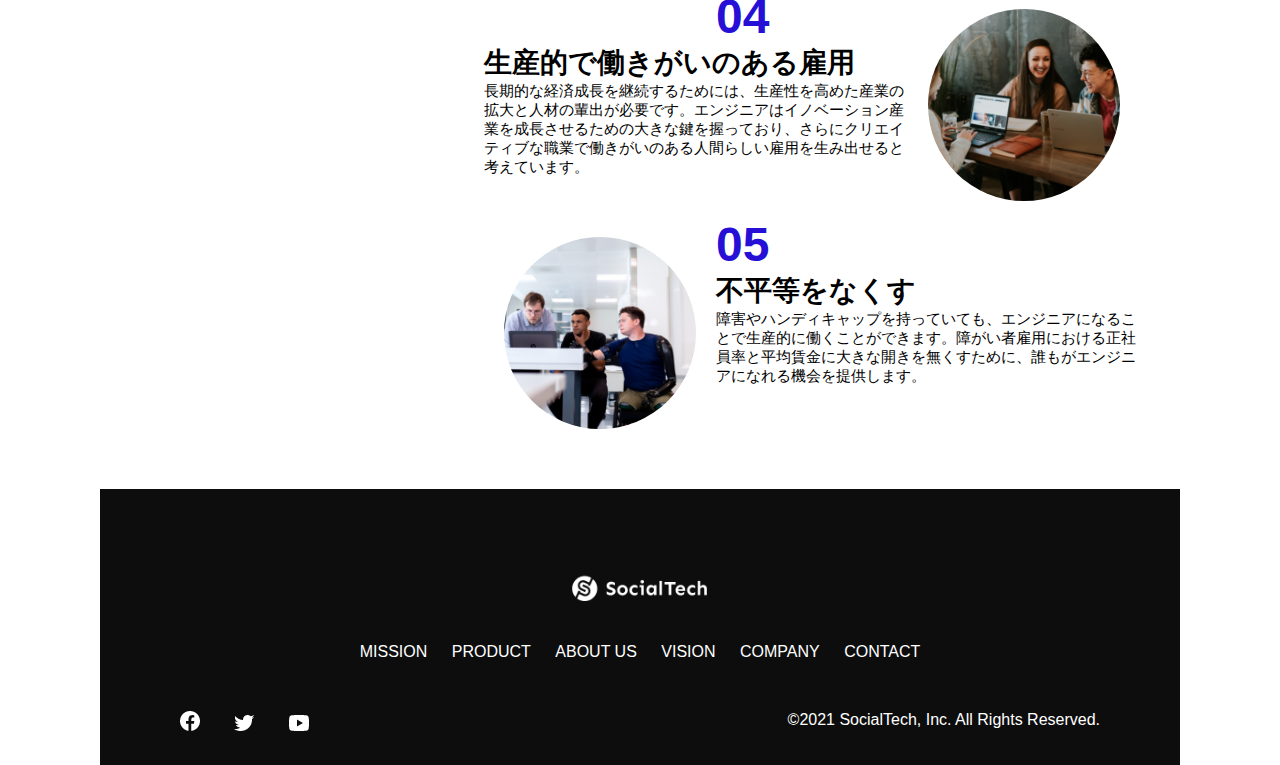
<file: kadai_tutorial_output/socialtech/mission.html>
<!DOCTYPE html>
<html>
<head>
  <title>SocialTech - MISSION ミッション -</title>
  <meta charset="UTF-8">
  <meta name="description" content="SocialTechが目指す5つの目標（S2DGs）を紹介します">
  <meta name="viewport" content="width=device-width, initial-scale=1.0">
  <link rel="stylesheet" href="style.css">
  
</head>
<body>
  <!-- ヘッダー -->
  <header>
    <!-- ロゴ -->
    <a href="index.html" id="logo"><img src="images/logo.png" alt="トップページに戻る"></a>

    <nav id="nav-pc">
      <a href="mission.html">MISSION</a>
      <a href="product.html">PRODUCT</a>
      <a href="index.html#aboutus">ABOUT US</a>
      <a href="index.html#vision">VISION</a>
      <a href="index.html#company">COMPANY</a>
      <a href="index.html#contact">CONTACT</a>
    </nav>

    <!-- スマホ用メニューボタン -->
    <img  id="menu-sp" src="images/button-menu.png" alt="ナビゲーションを開く" onclick="document.getElementById('nav-sp').style.display = 'block'">

    <!-- スマホ用ナビゲーション -->
    <nav id="nav-sp">
      <img id="close" src="images/button-close.png" alt="ナビゲーションを閉じる" onclick="document.getElementById('nav-sp').style.display = 'none'">
      <a id="logo-sp" href="index.html" onclick="document.getElementById('nav-sp').style.display = 'none'"><img src="images/logo-sp.png" alt="トップページに戻る"></a>
      <a class="menu" href="mission.html" onclick="document.getElementById('nav-sp').style.display = 'none'">MISSION</a>
      <a class="menu" href="product.html" onclick="document.getElementById('nav-sp').style.display = 'none'">PRODUCT</a>
      <a class="menu" href="index.html#aboutus" onclick="document.getElementById('nav-sp').style.display = 'none'">ABOUT US</a>
      <a class="menu" href="index.html#vision" onclick="document.getElementById('nav-sp').style.display = 'none'">VISION</a>
      <a class="menu" href="index.html#company" onclick="document.getElementById('nav-sp').style.display = 'none'">COMPANY</a>
      <a class="menu" href="index.html#contact" onclick="document.getElementById('nav-sp').style.display = 'none'">CONTACT</a>
      <div id="sns">
        <a href="https://www.facebook.com/sejuku2013"><img src="images/button-facebook.png" alt="Facebookのリンク"></a>
        <a href="https://twitter.com/samuraijuku"><img src="images/button-twitter.png" alt="Twitterのリンク"></a>
        <a href="https://www.youtube.com/channel/UCCFOQO5aDK0xXam4cUQXT8g"><img src="images/button-youtube.png" alt="YouTubeのリンク"></a>
      </div>
    </nav>
  </header>

  <main>
    <article>
      <section id="mission-main">
        <div id="mission-title">
          <h1>MISSION</h1>
          <span>ミッション</span>
          <div>TOP > MISSION</div>
        </div>
      </section>
      <section id="mission-s2dgs">
        <h2 class="mission-h2">S2DGsの実現</h2>
        <p>国連の掲げる大中小169個の目標「SDGs」のうち、以下の5つの大目標の実現をミッションとします。</p>
        <img src="images/mission/mission-s2dgs.png" alt="S2DGs">

      </section>

      <section id="mission-5goals">
        <div>
          <img id="s2dgs-image" src="images/mission/mission-5goals.png" alt="5Goals">
        </div>
        <div>
          <div>
            <img class="fivegoals-image-left" src="images/mission/mission-5goals01.png" alt="PCを操作する女の子">
            <span class="fivegoals-number">01</span>
            <h3 class="fivegoals-h3">貧困をなくそう</h3>
            <p class="fivegoals-p">
              平均年収の高いエンジニアになることを支援し、相対的貧困を抜け出す社会人を増やしていきます。さらに、技能取得や職業訓練の機会を得られない貧困家庭の子供にもIT教育を提供し「貧困の連鎖」を食い止めることを目指します。
            </p>
          </div>
          <div>
            <img class="fivegoals-image-right" src="images/mission/mission-5goals02.png" alt="PCを見つめる小さい女の子">
            <span class="fivegoals-number">02</span>
            <h3 class="fivegoals-h3">質の高い教育をみんなに</h3>
            <p class="fivegoals-p">
              手頃な価格で質の高い技術・職業教育の提供を行い、誰もがエンジニアになれるための教育プラットフォームを目指します。子供向けSTEAM教育を提供し、グローバル社会やAI時代に適応して世界で通用する価値の高い人材を育成します。
            </p>
          </div>
          <div>
            <img class="fivegoals-image-left" src="images/mission/mission-5goals03.png" alt="PCを操作する女性">
            <span class="fivegoals-number">03</span>
            <h3 class="fivegoals-h3">ジェンダー平等の実現</h3>
            <p class="fivegoals-p">
              女性エンジニアを輩出することは、ジェンダーギャップ指数の経済、教育分野に影響を与えると考えています。女性エンジニアを増やすことで、ライフイベントが多い女性の社会進出を促す機会の創出やシングルマザーの貧困解消をし、男女格差の無い、健全な社会を目指します。
            </p>
          </div>
          <div>
            <img class="fivegoals-image-right" src="images/mission/mission-5goals04.png" alt="笑顔で話し合う3人の男女">
            <span class="fivegoals-number">04</span>
            <h3 class="fivegoals-h3">生産的で働きがいのある雇用</h3>
            <p class="fivegoals-p">
              長期的な経済成長を継続するためには、生産性を高めた産業の拡大と人材の輩出が必要です。エンジニアはイノベーション産業を成長させるための大きな鍵を握っており、さらにクリエイティブな職業で働きがいのある人間らしい雇用を生み出せると考えています。
            </p>
          </div>
          <div>
            <img class="fivegoals-image-left" src="images/mission/mission-5goals05.png" alt="障害を持つ男性が生き生きと働く様子">
            <span class="fivegoals-number">05</span>
            <h3 class="fivegoals-h3">不平等をなくす</h3>
            <p class="fivegoals-p">
              障害やハンディキャップを持っていても、エンジニアになることで生産的に働くことができます。障がい者雇用における正社員率と平均賃金に大きな開きを無くすために、誰もがエンジニアになれる機会を提供します。
            </p>
          </div>
        </div>
      </section>
    </article>
    <footer>
      <div id="footer-logo">
        <img src="images/logo-sp.png" alt="SocialTech">
      </div>
      <div id="footer-link">
        <a href="mission.html">MISSION</a>
        <a href="product.html">PRODUCT</a>
        <a href="index.html#aboutus">ABOUT US</a>
        <a href="index.html#vision">VISION</a>
        <a href="index.html#company">COMPANY</a>
        <a href="index.html#contact">CONTACT</a>
      </div>
      <div id="sns-footer">
        <a href="https://www.facebook.com/sejuku2013"><img src="images/button-facebook.png" alt="Facebookのリンク"></a>
        <a href="https://twitter.com/samuraijuku"><img src="images/button-twitter.png" alt="Twitterのリンク"></a>
        <a href="https://www.youtube.com/channel/UCCFOQO5aDK0xXam4cUQXT8g"><img src="images/button-youtube.png" alt="YouTubeのリンク"></a>
        <span id="copyright">&copy;2021 SocialTech, Inc. All Rights Reserved. </span>
      </div>
    </footer>
  </main>
</body>
</html>
</file>
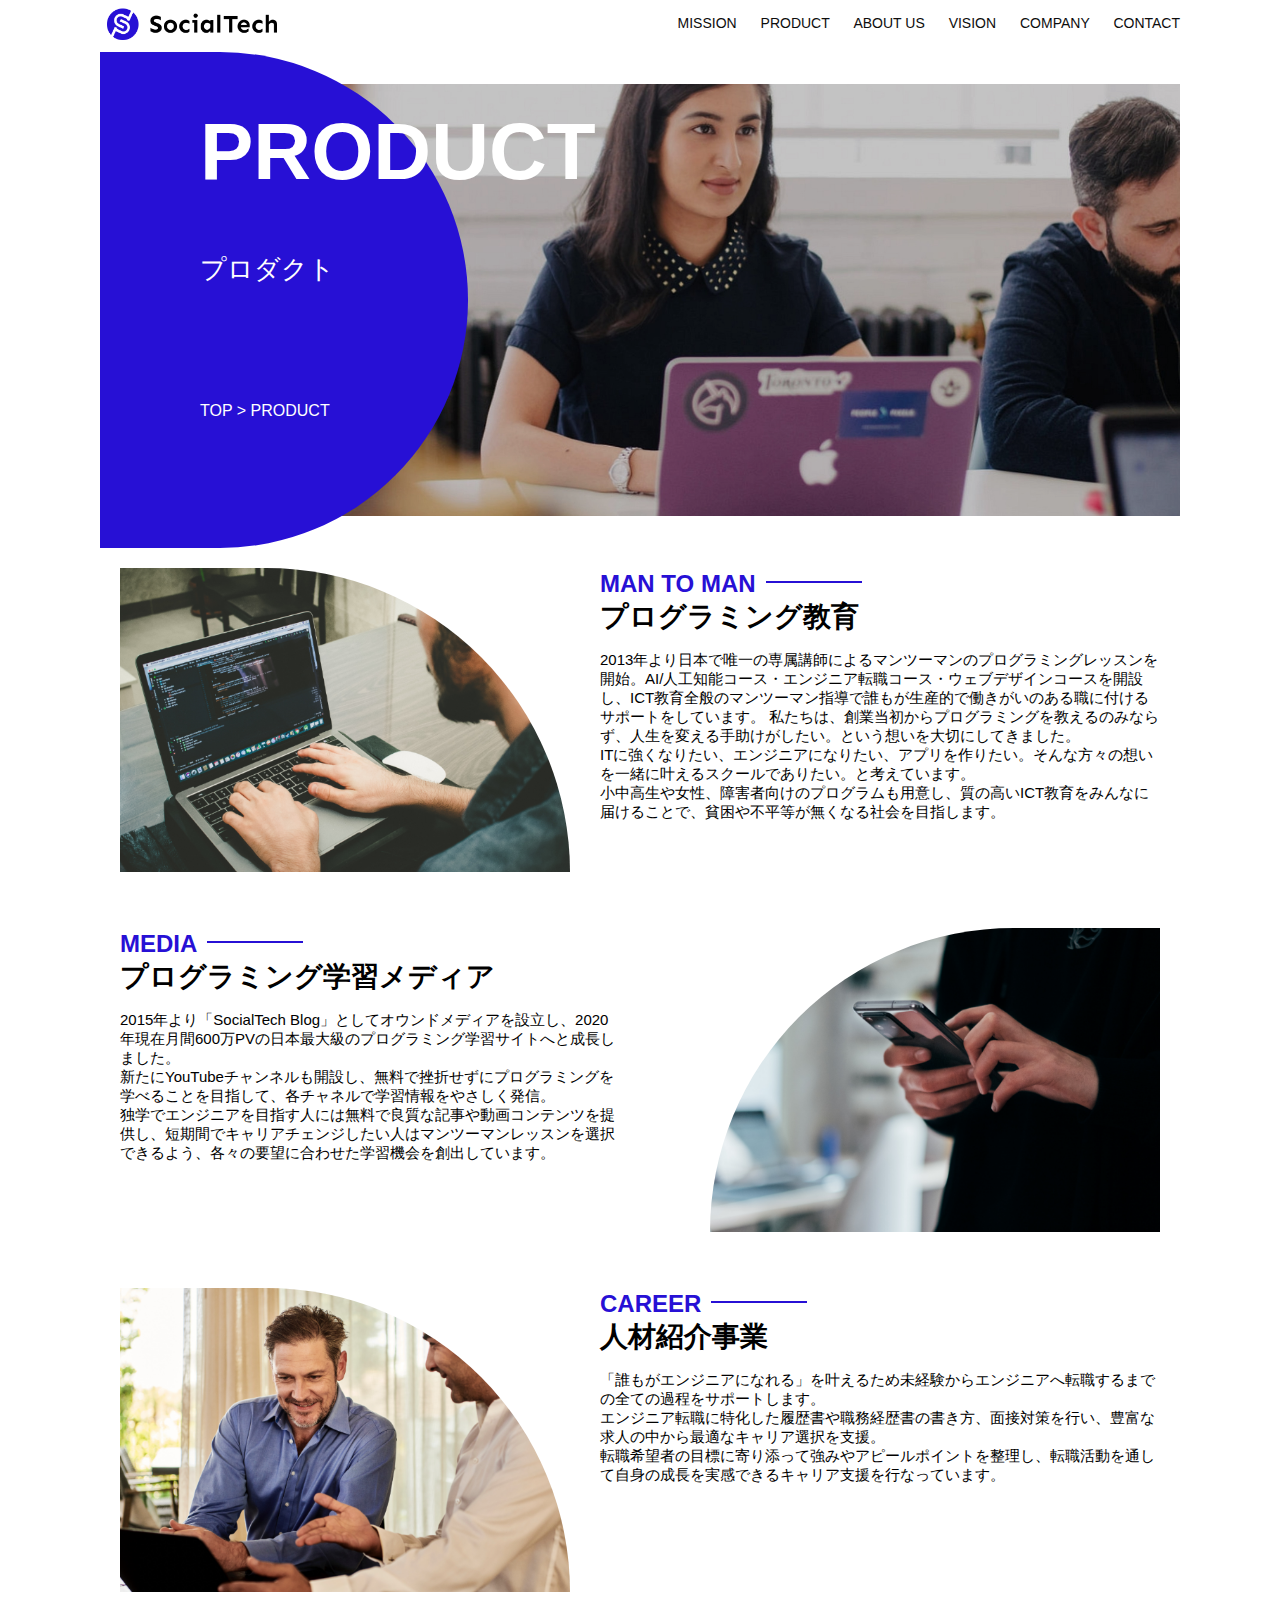
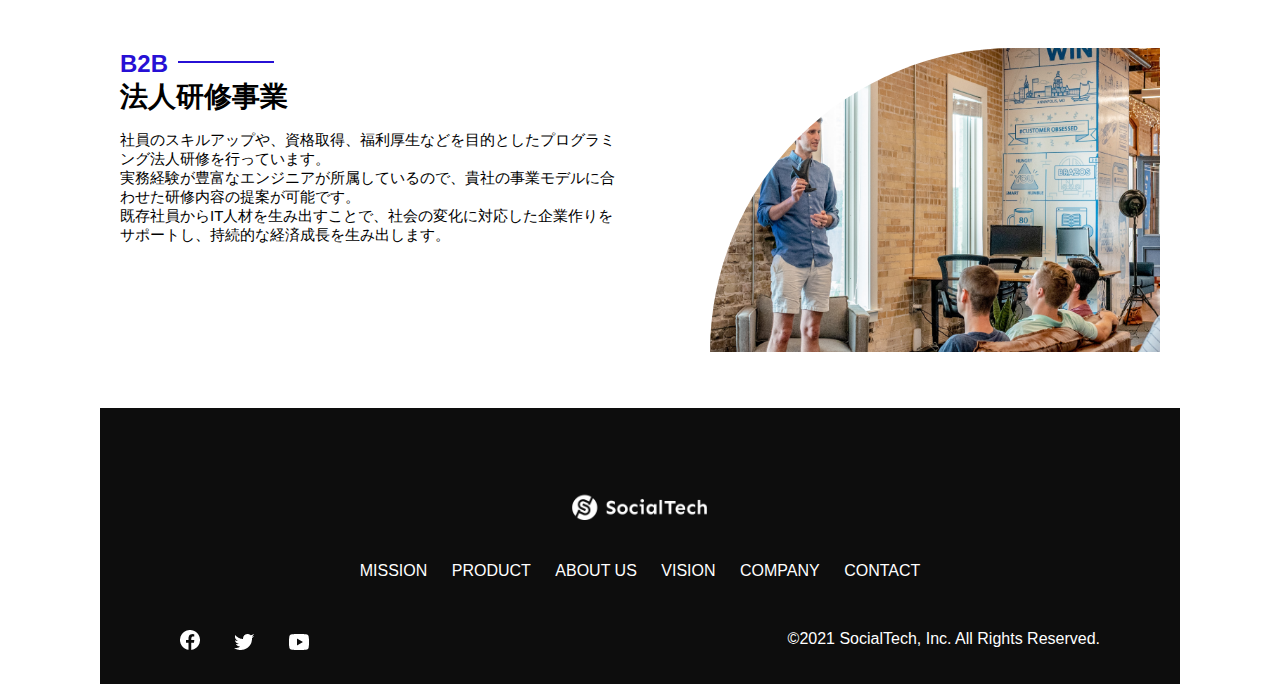
<file: kadai_tutorial_output/socialtech/product.html>
<!DOCTYPE html>
<html>
<head>
  <title>SocialTech -PRODUCT プロダクト-</title>
  <meta charset="UTF-8">
  <meta name="description" content="SocialTechの4つのプロダクトを紹介します">
  <meta name="viewport" content="width=device-width, initial-scale=1.0">
  <link rel="stylesheet" href="style.css">
  
</head>
<body>
  <!-- ヘッダー -->
  <header>
    <!-- ロゴ -->
    <a href="index.html" id="logo"><img src="images/logo.png" alt="トップページに戻る"></a>

    <nav id="nav-pc">
      <a href="mission.html">MISSION</a>
      <a href="product.html">PRODUCT</a>
      <a href="index.html#aboutus">ABOUT US</a>
      <a href="index.html#vision">VISION</a>
      <a href="index.html#company">COMPANY</a>
      <a href="index.html#contact">CONTACT</a>
    </nav>

    <!-- スマホ用メニューボタン -->
    <img  id="menu-sp" src="images/button-menu.png" alt="ナビゲーションを開く" onclick="document.getElementById('nav-sp').style.display = 'block'">

    <!-- スマホ用ナビゲーション -->
    <nav id="nav-sp">
      <img id="close" src="images/button-close.png" alt="ナビゲーションを閉じる" onclick="document.getElementById('nav-sp').style.display = 'none'">
      <a id="logo-sp" href="index.html" onclick="document.getElementById('nav-sp').style.display = 'none'"><img src="images/logo-sp.png" alt="トップページに戻る"></a>
      <a class="menu" href="mission.html" onclick="document.getElementById('nav-sp').style.display = 'none'">MISSION</a>
      <a class="menu" href="product.html" onclick="document.getElementById('nav-sp').style.display = 'none'">PRODUCT</a>
      <a class="menu" href="index.html#aboutus" onclick="document.getElementById('nav-sp').style.display = 'none'">ABOUT US</a>
      <a class="menu" href="index.html#vision" onclick="document.getElementById('nav-sp').style.display = 'none'">VISION</a>
      <a class="menu" href="index.html#company" onclick="document.getElementById('nav-sp').style.display = 'none'">COMPANY</a>
      <a class="menu" href="index.html#contact" onclick="document.getElementById('nav-sp').style.display = 'none'">CONTACT</a>
      <div id="sns">
        <a href="https://www.facebook.com/sejuku2013"><img src="images/button-facebook.png" alt="Facebookのリンク"></a>
        <a href="https://twitter.com/samuraijuku"><img src="images/button-twitter.png" alt="Twitterのリンク"></a>
        <a href="https://www.youtube.com/channel/UCCFOQO5aDK0xXam4cUQXT8g"><img src="images/button-youtube.png" alt="YouTubeのリンク"></a>
      </div>
    </nav>
  </header>

  <main>
    <article>
      <section id="product-main">
        <div id="product-title">
          <h1>PRODUCT</h1>
          <span>プロダクト</span>
          <div>TOP > PRODUCT</div>
        </div>
      </section>
      <section class="product-section1">
        <img src="images/product/product-mantoman.png" alt="PCでコードを書く男性">
        <div>
          <h2 class="product-h2">MAN TO MAN</h2>
          <h3 class="product-h3">プログラミング教育</h3>
          <p>
            2013年より日本で唯一の専属講師によるマンツーマンのプログラミングレッスンを開始。AI/人工知能コース・エンジニア転職コース・ウェブデザインコースを開設し、ICT教育全般のマンツーマン指導で誰もが生産的で働きがいのある職に付けるサポートをしています。
            私たちは、創業当初からプログラミングを教えるのみならず、人生を変える手助けがしたい。という想いを大切にしてきました。<br>ITに強くなりたい、エンジニアになりたい、アプリを作りたい。そんな方々の想いを一緒に叶えるスクールでありたい。と考えています。<br>小中高生や女性、障害者向けのプログラムも用意し、質の高いICT教育をみんなに届けることで、貧困や不平等が無くなる社会を目指します。
          </p>
        </div>
      </section>
      <section class="product-section2">
        <div>
          <h2 class="product-h2">MEDIA</h2>
          <h3 class="product-h3">プログラミング学習メディア</h3>
          <p>2015年より「SocialTech
            Blog」としてオウンドメディアを設立し、2020年現在月間600万PVの日本最大級のプログラミング学習サイトへと成長しました。<br>新たにYouTubeチャンネルも開設し、無料で挫折せずにプログラミングを学べることを目指して、各チャネルで学習情報をやさしく発信。<br>独学でエンジニアを目指す人には無料で良質な記事や動画コンテンツを提供し、短期間でキャリアチェンジしたい人はマンツーマンレッスンを選択できるよう、各々の要望に合わせた学習機会を創出しています。
          </p>
        </div>
        <img src="images/product/product-media.png" alt="スマートフォンを操作する人">
      </section>
      <section class="product-section1">
        <img src="images/product/product-career.png" alt="笑顔で話し合う2人の男性">
        <div>
          <h2 class="product-h2">CAREER</h2>
          <h3 class="product-h3">人材紹介事業</h3>
          <p>
            「誰もがエンジニアになれる」を叶えるため未経験からエンジニアへ転職するまでの全ての過程をサポートします。<br>エンジニア転職に特化した履歴書や職務経歴書の書き方、面接対策を行い、豊富な求人の中から最適なキャリア選択を支援。<br>転職希望者の目標に寄り添って強みやアピールポイントを整理し、転職活動を通して自身の成長を実感できるキャリア支援を行なっています。<br>
          </p>
        </div>
      </section>
      <section class="product-section2">
        <div>
          <h2 class="product-h2">B2B</h2>
          <h3 class="product-h3">法人研修事業</h3>
          <p>
            社員のスキルアップや、資格取得、福利厚生などを目的としたプログラミング法人研修を行っています。<br>実務経験が豊富なエンジニアが所属しているので、貴社の事業モデルに合わせた研修内容の提案が可能です。<br>既存社員からIT人材を生み出すことで、社会の変化に対応した企業作りをサポートし、持続的な経済成長を生み出します。
          </p>
        </div>
        <img src="images/product/product-b2b.png" alt="講演中の男性とそれを聴く人々">
      </section>
    </article>
    <footer>
      <div id="footer-logo">
        <img src="images/logo-sp.png" alt="SocialTech">
      </div>
      <div id="footer-link">
        <a href="mission.html">MISSION</a>
        <a href="product.html">PRODUCT</a>
        <a href="index.html#aboutus">ABOUT US</a>
        <a href="index.html#vision">VISION</a>
        <a href="index.html#company">COMPANY</a>
        <a href="index.html#contact">CONTACT</a>
      </div>
      <div id="sns-footer">
        <a href="https://www.facebook.com/sejuku2013"><img src="images/button-facebook.png" alt="Facebookのリンク"></a>
        <a href="https://twitter.com/samuraijuku"><img src="images/button-twitter.png" alt="Twitterのリンク"></a>
        <a href="https://www.youtube.com/channel/UCCFOQO5aDK0xXam4cUQXT8g"><img src="images/button-youtube.png" alt="YouTubeのリンク"></a>
        <span id="copyright">&copy;2021 SocialTech, Inc. All Rights Reserved. </span>
      </div>
    </footer>
  </main>
</body>
</html>
</file>
<file: career.lycomm.co.jp/style.css>
body{
  width: auto;
  margin: 0;
}

p{
  margin: 0;
}


header{
  background-color: #ffffff;
}

header div{
  max-width: 1300px;
  margin: auto;
  display: flex;
  justify-content: space-around;
  align-items: center;
}

h1{
  margin-top: 15px;
  margin-left: 10px;
}

nav a{
  font-size: 15px;
  font-weight: bold;
  color: #000000;
  text-decoration: none;
  margin: 0 10px;
}

.btn_guidelines a{
  color: #ffffff;
  text-decoration: none;
  display: block;
  text-align: center;
  width: 200px;
  padding: 15px 0;
  background-color: #1839B1;
  font-size: 18px;
  font-weight: bold;
  color: #ffffff;
  border-radius: 50px;
}

.btn_guidelines a::after{
  content: ">";
  margin-left: 5px;
}

.top_visual{
  background-image: url('images/top_visual.png');
  background-position: center;
  background-repeat: no-repeat;
  background-size: cover;
  width: 100vw;
  height: 100vh;
}

.top_visual h2{
  position: absolute;
  bottom: 8vh;
  left: 10vw;
  margin: 0;
  font-size: 70px;
  font-weight: bold;
  color: #ffffff;
}

h3{
  font-size: 40px;
  font-weight: bold;
}

#know_company{
  background-color: #f8f8f8;

}

.know_company01{
  margin: 0 auto;
  max-width: 1300px;
  text-align: center;
  padding-top: 30px;
  padding-bottom: 30px;

}

.know_company02{
  max-width: 1300px;
  display: flex;
  flex-wrap: wrap;
  justify-content: center;
  margin: 0 auto;
}

.know_company02 div{
  width: 40%;
  margin: 0 30px;
  position: relative;
  overflow:hidden;
}

.know_company02 div img{
  width: 100%;
  border-radius: 5%;
  transition:1s all;

}

.know_company02 div img:hover{
  transform:scale(1.1);
  transition:1s all;
  border-radius: 5%;
}

.know_company02 div .ttl{
  font-size: 24px;
  font-weight: bold;
  position: absolute;
  top: 25px;
  left: 10px;
}

.know_company02 div .txt{
  font-size: 18px;
  position: absolute;
  top: 60px;
  left: 10px;
}
</file>
<file: my_work/style.css>
body{
  color: #000000;
  background-color: #ffffff;
  font-family: "Noto Sans JP", sans-serif;
  font-optical-sizing: auto;
  font-weight: normal;
  font-style: normal;
  margin: 0;
  padding: 0;
}

header{
  max-width: 960px;
  margin: 30px auto;
  padding: 0 4%;
}

nav{
  display: flex;
  justify-content: space-between;
  flex-wrap: wrap;
  align-items: center;

}

.menu{
  font-size: 15px;
}

.menu a{
  text-decoration: none;
  margin-left:30px;
  color: #000000;
}

.menu .insta img{
  width: 20px;
  vertical-align: bottom;
}

.top_pc img{
  display: block;
  max-width: 1920px;
  width: 100%;
  height: 420px;
  object-fit: cover;
}

.top_sp img{
  display: none;
}

#about{
  max-width: 960px;
  margin: 80px auto;
  padding: 0 4%;
}

h2{
  text-align: center;
  margin-bottom: 65px;
}

#works{
  max-width: 960px;
  margin: 80px auto;
  padding: 0 4%;
}

#works ul{
  display: flex;
  flex-wrap: wrap;
  justify-content: space-between;
  padding: 0;
}

#works li{
  width: 31%;
  list-style: none;
  margin-bottom: 25px;
}

#works img{
  max-width: 100%;
  transition: 0.5s;
}

#news{
  max-width: 960px;
  margin: 80px auto;
  padding: 0px 4%;
}

#news .text{
  display: flex;
  border-top: 1px solid #C8C8C8;
  margin: 0;
  align-items: center;
}

#news .text:last-child{
  border-bottom: 1px solid #C8C8C8;
}

#news .text dt{
  margin-left: 15px;
  padding-top: 15px;
  padding-bottom: 15px;
}

#news .text dd{
  margin-left: 90px;
  margin-right: 15px;
  padding-top: 15px;
  padding-bottom: 15px;
}

#news .text dd a{
  text-decoration: none;
  color: #000000;
}

#contact{
  max-width: 960px;
  margin: 30px auto 80px;
  padding: 0 4%;
}

form{
  font-size: 15px;
}
label{
  display: inline-block;
  width: 20%;
}

form .name{
  width: 75%;
  height: 30px;
  margin-bottom: 20px;
  padding: 10px;
  font-size: 15px;
}

form .email{
  width: 75%;
  height: 30px;
  margin-bottom: 20px;
  padding: 10px;
  font-size: 15px;
}

form textarea{
  width: 75%;
  height: 170px;
  margin-bottom: 20px;
  padding: 10px;
  font-size: 15px;
}

.inquiry{
  vertical-align: top;
  margin-top: 50px;
}

.send{
  display: block;
  width:200px;
  height:52px;
  background-color: #000000;
  color: #ffffff;
  margin: 0 auto;
}

footer{
  background-color: #000000;
}

footer div{
  max-width: 960px;
  text-align: center;
  margin: 0 auto;
  color: #ffffff;
  padding: 10px 0;
}

/* hover処理 */
@media (hover: hover) {

  .menu a:hover{
    text-decoration:underline;
  }

  #works img:hover{
    max-width: 100%;
    transform: scale(1.1, 1.1);
  }

  #news .text dd a:hover{
    text-decoration:underline;
  }

  .send:hover{
    background-color: #ffffff;
    color: #000000;
  }
}

/* 横幅が600pxまでの場合 */
@media (max-width: 600px) {

  header{
    max-width: 600px;
    margin: 30px auto;
    padding: 0 4%;
  }
  
  nav{
    display: block;
    text-align: center;
  }

  .menu a{
    margin: 0 3%;
  }

  .top_sp img{
    display: block;
    max-width: 600px;
    width: 100%;

  }
  
  .top_pc img{
    display: none;
  }

  #works ul{
    display: block;
    padding: 0;
  }

  #works li{
    width: 100%;
  }

  #works img{
    overflow: hidden;
  }

  #news .text{
    display: block;
    margin: 0;
  }

  #news .text dt{
    margin: 0 3%;
    padding-bottom: 0;
  }

  #news .text dd{
    margin: 0 3%;
  }

  #contact{
    max-width: 600px;

  }
  label{
    display: block;
    width: 100%;
    margin-bottom: 10px;
  }

  form .name{
    display: block;
    width: 95%;
  }

  form .email{
    display: block;
    width: 95%;
  }

  .inquiry {
    margin-top: 0;
  }

  form textarea{
    width: 95%;
  }

}
</file>
<file: MyProfile/style.css>
body{
  color: #000000;
  background-color: #ffffff;
  font-family: "Noto Sans JP", sans-serif;
  font-optical-sizing: auto;
  font-weight: normal;
  font-style: normal;
  margin: 0 auto;
}

/* ヘッダー */
header{
  display: flex;
  justify-content: space-between;
  align-items: center;
  width: 600px;
  margin: 0 auto;
}

header h1{
  font-size: 34px;
  padding: 10px 30px;
  border: 1px solid #000000;
}
header nav{
  font-size: 34px;
  font-weight: bold;
}

header nav a{
  margin-left: 30px;
  text-decoration: none;

}

header nav a:link{
  color: #000000;
}

header nav a:hover{
  color: #000000;
}

header nav a:visited{
  color: #000000;
}

header nav a:active{
  color: #000000;
}

/* メインエリア */
.main_area{
  margin: 0 auto 60px;
  width: auto;
  overflow: hidden;
  display: flex;
  justify-content: center;
}

.main_area img{
  /* width: 100%; */
  max-width: 960px;
  display: block;
  margin: 0 auto;
}

h2{
  font-size: 34px;
  margin: 0 0 40px 0;
  text-align: center;
  line-height: 1.0;
}

/* Aboutエリア */
.about_area{
  width: 600px;
  margin: 0 auto 60px;
}

.about_content{
  display: flex;
  justify-content: space-between;
  align-items: center;
  margin: 0 auto;
  height: 160px;
}

.about_content .content01{
  width: 25%;
}

.about_content img{
  border-radius: 50%;
  width: 100%;
}

.about_content .content02 p{
  font-size: 24px;
  font-weight: bold;
}

.about_content .content02 li{
  font-size: 18px;
}

.works_area{
  width: 600px;
  margin: 0 auto 60px;
}

.works_content{
  display: flex;
  justify-content: space-between;
  padding: 0;
}

.works_content li{
  width: 31.5%;
  text-align: center;
  /* margin: 0 10px; */
  list-style: none;
}

.works_content li img{
  width: 100%;
  display: block;
  margin: 0 auto;
}

.works_content li p{
  font-size: 18px;
  margin: 0;
  padding: 30px 6px 0 6px;

}

.footer{
  width: 600px;
}

.footer_txt{
  text-align: center;
  font-size: 18px;
  margin: 20px auto;
}

@media screen and (max-width: 767px){
  header{
    width: 100%;
  }

  header h1{
    margin-left: 3%;
  }

  header nav{
    margin-right: 3%;
  }

  .main_area{
    display: block;
    /* width: 100%; */
  }

  .main_area img{
    width: 100%;
  }

  .about_area{
    width: 100%;
  }

  .about_content{
    padding: 0 8%;
  }

  .works_area{
    width: 100%;
  }

  .works_content{
    display: block;
    padding: 0 8%;
  }

  .works_content li{
      width: 100%;
      padding-bottom: 30px;
  }
}
</file>
<file: kadai_tutorial_output/socialtech/style.css>
/* PC、スマホ共通スタイル */
body {
  font-family: "Source Sans Pro", "Hiragino Kaku Gothic ProN", Meiryo, Arial, sans-serif;
}

p {
  font-size: 15px;
}

/*================
  PC用のスタイル 画面幅が768px以上のとき
=================*/
@media screen and (min-width: 768px) {
 /* 横幅設定 */
body {
  max-width: 1080px;
  min-width: 980px;
  margin: 0 auto;
}

/* ヘッダー */
header {
  display: flex;
  justify-content: space-between;
}

/* ナビゲーションのレイアウト */
#nav-pc {
  font-size: 14px;
  padding-top: 15px;
}

/* ナビゲーションのリンクの装飾設定 */
#nav-pc > a {
  text-decoration: none;
  margin-left: 20px;
}

#nav-pc > a:link{
  color: #0d0d0d;
}

#nav-pc > a:visited{
  color: #0d0d0d;
}

#nav-pc > a:hover{
  color: #0d0d0d;
  text-decoration: underline;
}

#nav-pc > a:active{
  color: #0d0d0d;
}

/* メインビジュアル*/
#main-visual{
  position: relative;
  height: 400px;
}

#main-message{
  position: absolute;
  top: 0;
  left: 0;
  background-color: #2710d5;
  color: #ffffff;
  width: 100%;
  height: 100%;
  max-width: 620px;
  border-radius: 0 0 476px 0;
  z-index: 11;
}

#main-message > h1{
  font-size: 60px;
  font-weight: bold;
  margin: 100px 0 0 50px;
}

#main-message > p{
  font-size: 28px;
  margin: 0 0 0 50px;
}

#main-visual > img{
  max-width: 620px;
  border-radius: 476px 0 0 0;
  position: absolute;
  top: 0;
  right: 0;
  z-index: 10;
}

/* MISSION */
h2{
  margin: 40px 0 0 0;
}

h2::after{
  content: url("images/line.png");
  margin-left: 10px;
}

h3{
  font-size: 27px;
}

#mission{
  margin: 80px auto;
  width: 100%;
}

#mission-flex{
  width: 100%;
  display: flex;
}

#mission-flex > div{
  width: 50%;
  margin: 20px;
}

#mission-photo{
  width: 100%;
}

#s2dgs{
  width: 100%;
  margin-top: 50px;
}

/* プロダクト */
#product{
  background-color: #fafafa;
  margin: 80px 0;
  padding: 10px 40px 0;
}

/* 外枠 */
#product > div{
  margin-top: 40px;
  display: flex;
}

/* 左のカラム */
#product-left {
  width: 50%;
  margin-right: 20px;
}
#product-left > div {
  position: relative;
  height: 480px;
  margin-right: 20px;
}

/* 右のカラム */
#product-right {
  width: 50%;
  margin-left: 20px;
  margin-top: 80px;
}
#product-right > div {
  position: relative;
  height: 480px;
  margin-left: 20px;
}

 /* 画像 */
.product-photo{
  width: 100%;
}
 /* 説明文の枠 */
.product-explain{
  background-color: #ffffff;
  position: absolute;
  left: 0;
  top: 280px;
  margin: 0 40px;
  padding: 20px;
  box-shadow: 5px 5px 10px rgba(0, 0, 0, 0.05);
}

/* 説明文の英語 */
.product-explain > span{
  font-size: 16px;
  margin: 0;
  color: #2710d5;
  font-weight: bold;
}

/* 見出し・説明文*/
.product-explain > h3{
  font-size: 20px;
  margin: 5px 0;
}
.product-explain > p{
  font-size: 14px;
  margin: 0;
}

/* 「もっとみる」ボタン */
#product-more{
  margin: 0 auto -42px;
}

/* aboutus */
#aboutus{
  margin: 80px auto;
}

#aboutus > div{
  display: flex;
}

/* 画像 */
.culture-img{
  width: 100%;
  align-self: flex-start;
}

.culture-img2{
  margin-top: 50px;
  width: 100%;
}

/* 3つの組織文化の表 */
.culture-table{
  margin-right: 50px;
}

 /* 番号 */
.culture-num{
  font-size: 80px;
  color: #2710d5;
  margin-right: 20px;
}

 /* 組織文化英語 */
.culture-en{
  color: #2710d5;
  font-weight: bold;
  font-size: 24px;
  display: block;
}

/* 組織文化日本語 */
.culture-jp{
  font-size: 28px;
  font-weight: bold;
}

/* 説明文 */
.culture-description{
  margin: 0;
}

/* VISION */
#vision{
  margin: 80px auto;
}

/* セクション内の外枠 */
#vision > div{
  width: 100%;
  display: flex;
  justify-content: space-between;
  flex-wrap: wrap;
}

/* 7つの行動指針の枠 */
.vision-box{
  width: 300px;
  height: 300px;
  margin-bottom: 30px;
  position: relative;
}

.vision-box > img{
  width: 100%;
  height: auto;
  position: absolute;
  top: 0;
  left: 0;
  z-index: 30;
}

.vision-box > span{
  position: absolute;
  top: 0;
  left: 0;
  z-index: 31;
  margin-right: 20px;
}

.vision-box > span > h4{
  color: #2710d5;
  font-size: 19px;
  margin: 80px 0 0 0;
}

.vision-box > span > h4::first-letter{
  font-size: 40px;
}

.vision-box > span > h5{
  font-size: 20px;
  margin: 0;
}

.vision-box > span > p{
  margin: 10px 0 0 0;
}

/* 会社概要 */
#company{
  margin: 80px auto;
}

#company-table{
  width: 100%;
}

.tableheader{
  text-align: left;
  padding: 20px;
  border-bottom: 1px solid #2710d5;
  width: 100px;
}

.tableheader-first{
  text-align: left;
  padding: 20px;
  border-bottom: 1px solid #2710d5;
  width: 100px;
  border-top: 1px solid #2710d5;
}

.cell{
  padding: 30px;
  border-bottom: 1px solid #ececec;
}

.cell-first{
  padding: 30px;
  border-bottom: 1px solid #ececec;
  border-top: 1px solid #ececec;
}

#company > iframe{
  width:100%;
  height: 368px;
  margin-top: 40px;
}

/* お問い合わせ */
#contact{
  margin: 80px auto;
}

/* 外枠 */
#contact > form > div {
  display: flex;
  flex-direction: row;
  flex-wrap: wrap;
  padding-bottom: 30px;
}

/* 左列の見出し */
.contact-heading{
  width: 240px;
  align-self: center;
}

/* 見出しのラベル */
.contact-label{
  font-weight: bold;
}

/* 必須 */
.contact-span{
  color: #ce2222;
  margin-left: 20px;
  font-weight: bold;
}
/* テキストボックス */
.contact-textbox{
  border-top: 0;
  border-left: 0;
  border-right: 0;
  border-bottom: 1px solid #707070;
  background-color: #fafafa;
  width: 400px;
  height: 56px;
}
/* お問い合わせ内容のテキストエリア */
.contact-textarea{
  border-top: 0;
  border-left: 0;
  border-right: 0;
  border-bottom: 1px solid #707070;
  background-color: #fafafa;
  width: 400px;
  height: 200px;
}

details{
  width: 700px;
}

details > div{
  background-color: #fafafa;
  padding: 20px;
}

details > div > span{
  font-weight: bold;
}
/* フッター */
footer{
  background-color: #0d0d0d;
  text-align: center;
  padding: 80px 80px 30px 80px;
}

#footer-logo{
  margin-bottom: 30px;
}

#footer-link{
  margin-bottom: 50px;
}

#footer-link > a{
  text-decoration: none;
  margin: 10px;
}

#footer-link > a:link{
  color: #ffffff;
}

#footer-link > a:visited{
  color: #ffffff;
}

#footer-link > a:hover{
  color: #ffffff;
  text-decoration: underline;
}

#footer-link > a:active{
  color: #ffffff;
}

#sns-footer{
  text-align: left;
  width: 100%;
}

#sns-footer > a{
  margin-right: 30px;
}

#copyright{
  color: #ffffff;
  float: right;
}

/* スマホ用ナビを非表示 */
#nav-sp,#menu-sp {
  display: none;
}

/* missionページ */
#mission-main{
  height: 496px;
  width: 100%;
  background-image: url("images/mission/mission-main.png");
  background-repeat: no-repeat;
  background-position-y: center;
}

#mission-title{
  background-color: #2710d5;
  width: 368px;
  color: #ffffff;
  height: 496px;
  border-radius: 0 248px 248px 0;
  position: relative;
}

#mission-title > h1{
  position: absolute;
  top: 0;
  left: 100px;
  font-size: 80px;
}

#mission-title > span{
  position: absolute;
  top: 200px;
  left: 100px;
  font-size: 26px;
}

#mission-title > div{
  position: absolute;
  top: 350px;
  left: 100px;
  font-size: 16px;
}

/* S2DGsセクション */
#mission-s2dgs{
  width: 100%;
  margin: 20px;
}

.mission-h2{
  color: #2710d5;
  font-size: 40px;
}

.mission-h2::after{
  content: none;
}

#mission-5goals{
  margin: 20px;
  display: flex;
}

#mission-5goals > div{
  flex-grow: 1;
  padding: 20px;
}

#mission-5goals > div > div{
  margin-bottom: 40px;
}

.fivegoals-image-right{
  float: right;
  margin: 20px;
}

.fivegoals-image-left{
  float: left;
  margin: 20px;
}

.fivegoals-number{
  color: #2710d5;
  font-size: 48px;
  margin: 0;
  font-weight: bold;
}

.fivegoals-h3{
  font-size: 28px;
  margin: 0;
}

.fivegoals-p{
  margin: 0;
}

/* PRODUCT */
#product-main{
  height: 496px;
  width: 100%;
  background-image: url("images/product/product-main.png");
  background-repeat: no-repeat;
  background-position-y: center;
}

#product-title{
  background-color: #2710d5;
  width: 368px;
  color: #ffffff;
  height: 496px;
  border-radius: 0 248px 248px 0;
  position: relative;
}

#product-title > h1{
  position: absolute;
  top: 0;
  left: 100px;
  font-size: 80px;
}

#product-title > span{
  position: absolute;
  top: 200px;
  left: 100px;
  font-size: 26px;
}

#product-title > div{
  position: absolute;
  top: 350px;
  left: 100px;
  font-size: 16px;
}

.product-section1{
  position: relative;
  margin: 20px;
  height: 340px;
}

.product-section1 > img{
  position: absolute;
  top: 0;
  left: 0;
  width: 450px;
  margin: 0 40px 30px 0;
  border-radius: 0 432px 0 0;
}

.product-section1 > div{
  position: absolute;
  top: 0;
  left: 480px;
}

.product-section2{
  position: relative;
  margin: 20px;
  height: 340px;
}

.product-section2 > img{
  position: absolute;
  top: 0;
  right: 0;
  width: 450px;
  margin: 0 0 30px 40px;
  border-radius: 432px 0 0 0;
}

.product-section2 > div{
  width: 500px;
  position: absolute;
  top: 0;
  left: 0;
}

.product-h2{
  color: #2710d5;
  font-size: 24px;
  margin: 0;
}

.product-h3{
  font-size: 28px;
  margin: 0;
}

}

/*====================
スマートフォン用のスタイル
=====================*/
@media screen and (max-width: 767px) {
  body {
    min-width: 375px;
    margin: 0;
  }

  /* PC用ナビゲーション非表示 */
  #nav-pc {
    display: none;
  }

  /* ハンバーガーメニュー */
  #menu-sp {
    float: right;
    padding: 0;
  }

   /* スマホ用ナビゲーションの表示切替 */
   /* 初期状態、レイアウトと非表示設定 */
  #nav-sp {
    background-color: #2710d5;
    position: absolute;
    left: 0;
    top: 0;
    height: 100%;
    width: 100%;
    display: none;
    z-index: 100;
  }

   /* ×ボタン */
  #close {
    position: absolute;
    top: 20px;
    right: 20px;
  }

  /* ナビゲーションメニュー用ロゴ */
  #logo-sp {
    margin: 80px 0 30px 20px;
  }

  #nav-sp > a {
    display: block;
  }
  #nav-sp > a:link {
    color: #ffffff;
  }
  #nav-sp > a:visited {
    color: #ffffff;
  }
  #nav-sp > a:hover {
    color: #ffffff;
    text-decoration: underline;
  }
  #nav-sp > a:active {
    color: #ffffff;
  }
  #nav-sp > .menu {
    text-decoration: none;
    display: block;
    margin: 0 20px 0 20px;
    height: 44px;
    font-size: 16px;
    background-image: url("images/arrow.png");
    background-repeat: no-repeat;
    background-position: right top;
  }

  #sns {
    position: absolute;
    bottom: 20px;
    left: 20px;
  }
  #sns > a {
    margin-right: 30px;
  }

  /* メインビジュアル */

  #main-visual{
    position: relative;
    height: 470px;
    width: 100%;
    overflow: hidden;
  }

  #main-visual > div{
    position: absolute;
    top: 0;
    left: 0;
    background-color: #2710d5;
    color: white;
    border-radius: 0 0 476px 0;
    text-align: center;
    height: 280px;
    width: 100%;
    z-index: 11;
  }

  #main-visual > div > h1{
    font-size: 28px;
    margin: 90px 0 0 0;
  }

  #main-visual > div > p{
    margin: 0;
  }

  #main-visual > img{
    width: 100%;
    border-radius: 476px 0 0 0;
    z-index: 10;
    position: absolute;
    bottom: 0;
    right: 0;
  }

  /* MISSION */

  h2::after{
    content: url("images/line.png");
    margin-left: 10px;
  }
  
  h3{
    font-size: 24px;
    margin: 10px 0 0 0;
  }

  #mission{
    margin: 20px;
  }
  
  #mission-photo,#s2dgs{
    width: 100%;
  }

  /* PRODUCT */
  #product{
    background-color: #fafafa;
    padding-top: 10px;
  }

  #product > h2{
    margin-left: 20px;
  }
  /* 外枠 */
  /* 左右のカラム スマホでは縦並び */
  #product-left, #product-right{
    margin: 0 20px;
  }
  /* 画像＋説明の枠 */
  #product-left > div, #product-right > div{
    position: relative;
    height: 540px;
  }
  /* 説明文の枠 */
  .product-explain{
    background-color: #ffffff;
    position: absolute;
    left: 0;
    bottom: 50px;
    padding: 20px;
    box-shadow: 5px 5px 10px rgba(0, 0, 0, 0.05);
  }

  .product-explain > span{
    color: #2710d5;
    font-weight: bold;
    font-size: 16px;
    margin: 0;
  }

  .product-explain > h3{
    margin: 10px 0;
  }

  .product-photo{
    width: 100%;
  }
  /* 画像 */
  #product-more > img{
    margin: 0 0 -42px 20px;
  }


  /* ABOUT US */
  #aboutus{
    margin: 80px 20px;
  }

  #aboutus > div{
    display: flex;
    flex-direction: column;
  }

  .culture-table{
    width: 100%;
    padding-right: 20px;
    order: 2;
  }

  .culture-img{
    width: 100%;
    order: 1;
  }

  .culture-img2{
    width: 100%;
  }

  .culture-num{
    font-size: 80px;
    color: #2710d5;
  }

  .culture-en{
    color: #2710d5;
    font-weight: bold;
    font-size: 24px;
    display: block;
  }

  .culture-jp{
    display: block;
  }

  .culture-description{
    margin: 0;
  }

  /* VISION */

  #vision{
    margin: 80px 20px;
  }

  .vision-box{
    width: 300px;
    height: 300px;
    margin-bottom: 30px;
    position: relative;
  }

  .vision-box > img{
    width: 100%;
    height: auto;
    position: absolute;
    top: 0;
    left: 0;
    z-index: 30;
  }

  .vision-box > span{
    position:absolute;
    top:0;
    left:0;
    z-index: 31;
    margin-right: 20px;
  }

  .vision-box > span > h4{
    color: #2710d5;
    font-size: 19px;
    margin: 60px 0 0 0;
  }

  .vision-box > span > h5{
    font-size: 20px;
    margin: 0;
  }

  .vision-box > span > p{
    margin-top: 10px;
  }

  /* 会社概要 */
  #company{
    margin: 0 20px;
  }

  #company > h3{
    margin-bottom: 20px;
  }

  #company > table{
    width: 100%;
  }

  .tableheader-first{
    text-align: left;
    padding: 20px;
    border-bottom: 1px solid #2710d5;
    border-top: 1px solid #2710d5;
    width: 50px;
  }

  .tableheader{
    text-align: left;
    padding: 20px;
    border-bottom: 1px solid #2710d5;
    width: 50px;
  }

  .cell{
    padding: 20px;
    border-bottom: 1px solid #ececec;
  }

  .cell-first{
    padding: 20px;
    border-bottom: 1px solid #ececec;
    border-top: 1px solid #ececec;
  }

  #company > iframe{
    width: 100%;
    height: 240px;
    margin: 40px 0 0 0;
  }

  /* CONTACT */
  #contact{
    margin: 80px 20px;
  }

  #contact > h3{
    margin-bottom: 20px;
  }

  #contact > form > div{
    margin-bottom: 20px;
  }

  .contact-heading{
    margin-bottom: 20px;
  }

  .contact-label{
    font-weight: bold;
  }

  .contact-span{
    color: #ce2222;
    margin-left: 20px;
    font-weight: bold;
  }

  .contact-textbox{
    height: 56px;
    border-top: 0;
    border-left: 0;
    border-right: 0;
    border-bottom: 1px solid #707070;
    background-color: #fafafa;
    min-width: 300px;
    width: 100%;
  }

  .contact-textarea{
    height: 150px;
    border-top: 0;
    border-left: 0;
    border-right: 0;
    background-color: #fafafa;
    width: 100%;
  }

  .radiobutton{
    margin-bottom: 20px;
  }

  .radiobutton + label::after{
    content: "\A";
    white-space: pre;
  }

  /* フッター */

  footer{
    background-color: #0d0d0d;
    padding: 30px 20px 50px 20px;
  }

  #footer-logo{
    margin-bottom: 30px;
  }

  #footer-link{
    margin-bottom: 50px;
  }

  #footer-link > a{
    text-decoration: none;
    margin: 0 20px 30px 0;
    display: block;
    background-image: url("images/arrow.png");
    background-repeat: no-repeat;
    background-position: right top;
  }

  #footer-link > a:link{
    color: #ffffff;
  }

  #footer-link > a:link{
    color: #ffffff;
  }

  #footer-link > a:visited{
    color: #ffffff;
  }

  #footer-link > a:hover{
    color: #ffffff;
    text-decoration: underline;
  }

  #footer-link > a:active{
    color: #ffffff;
  }

  #sns-footer > a{
    margin-right: 30px;
  }

  #copyright{
    font-size: 12px;
    display: block;
    margin-top: 30px;
    color: #ffffff;
  }

  /* MISSION */

  #mission-main{
    height: 256px;
    width: 100%;
    background-image: url("images/mission/mission-main.png");
    background-repeat: no-repeat;
    background-position-y: center;
    background-size: auto 208px;
  }

  #mission-title{
    background-color: #2710d5;
    width: 136px;
    color: #ffffff;
    height: 256px;
    border-radius: 0 248px 248px 0;
    position: relative;
  }

  #mission-title > h1{
    position: absolute;
    top: 0;
    left: 20px;
    font-size: 40px;
  }

  #mission-title > span{
    position: absolute;
    top: 110px;
    left: 20px;
    font-size: 18px;
  }

  #mission-title > div{
    position: absolute;
    top: 180px;
    left: 20px;
    font-size: 13px;
  }

  /* S2DGs */

  #mission-s2dgs{
    margin: 20px;
  }

  .mission-h2{
    color: #2710d5;
    font-size: 38px;
    margin: 0;
  }

  .mission-h2::after{
    content: none;
  }

  #mission-s2dgs > img{
    width: 100%;
  }

  #mission-5goals{
    margin: 20px;
  }

  #mission-5goals > div > div{
    margin-bottom: 40px;
  }

  #s2dgs-image{
    width: 100%;
  }

  .fivegoals-image-right{
    margin: 20px auto;
    display: block;
  }

  .fivegoals-image-left{
    margin: 20px auto;
    display: block;
  }

  .fivegoals-number{
    color: #2710d5;
    font-size: 48px;
    margin: 0;
  }

  .fivegoals-h3{
    font-size: 28px;
    margin: 0;
  }

  .fivegoals-p{
    margin: 0;
  }
  
  /* PRODUCT */
  #product-main{
    height: 256px;
    width: 100%;
    background-image: url("images/product/product-main.png");
    background-repeat: no-repeat;
    background-position-y: center;
    background-size: auto 208px;
  }

  #product-title{
    background-color: #2710d5;
    width: 136px;
    color: #ffffff;
    height: 256px;
    border-radius: 0 248px 248px 0;
    position: relative;
  }

  #product-title > h1{
    position: absolute;
    top: 0;
    left: 20px;
    font-size: 40px;
  }

  #product-title > span{
    position: absolute;
    top: 110px;
  left: 20px;
    font-size: 18px;
  }

  #product-title > div{
    position: absolute;
    top: 180px;
    left: 20px;
    font-size: 13px;
  }

  .product-section1{
    margin: 20px;
  }

  .product-section1 > img{
    width: 100%;
    border-radius: 0 300px 0 0;
  }

  .product-section2{
    margin: 20px;
    display: flex;
    flex-direction: column;
  }

  .product-section2 > img{
    order: 1;
    width: 100%;
    border-radius: 300px 0 0 0;
  }

  .product-section2 > div{
    order: 2;
  }

  .product-h2{
    color: #2710d5;
    font-size: 24px;
    margin: 0;
  }

  .product-h3{
    font-size: 28px;
    margin: 0;
  }



}
</file>
